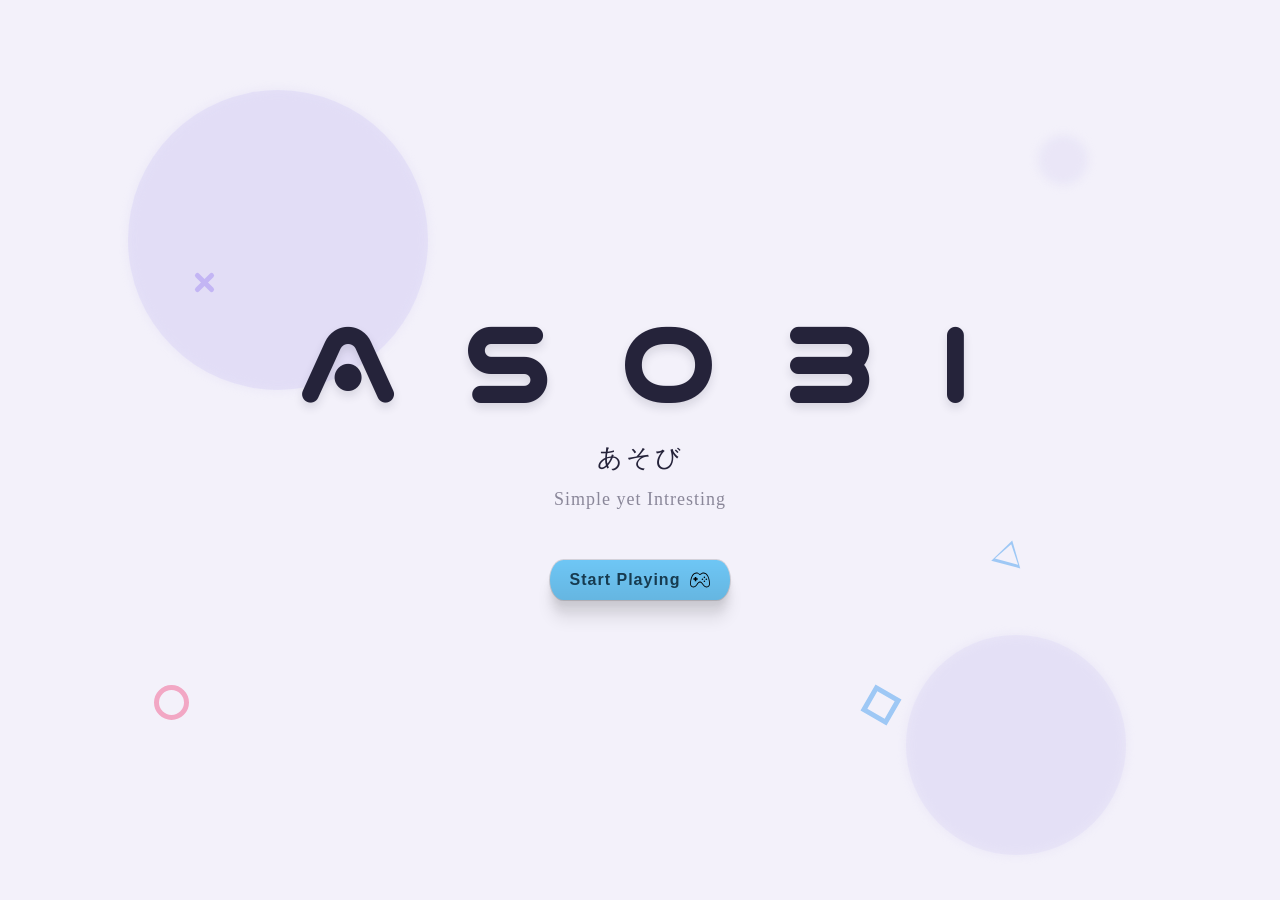
<file: index.html>
<!DOCTYPE html>
<html lang="en">

<head>
    <meta charset="UTF-8">
    <meta name="viewport" content="width=device-width, initial-scale=1.0">
    <title>ASOBI</title>
    <link rel="stylesheet" href="index_style.css">
    <link rel="icon" type="image/png" href="Icons/asobi-logo.png">
    <!-- Google tag (gtag.js) -->
    <script async src="https://www.googletagmanager.com/gtag/js?id=G-HD2JT6YXET"></script>
    <script>
        window.dataLayer = window.dataLayer || [];
        function gtag() { dataLayer.push(arguments); }
        gtag('js', new Date());

        gtag('config', 'G-HD2JT6YXET');
    </script>
</head>

<body>
    <main class="main">
        <div class="circle circleOne"></div>
        <div class="circle circleTwo"></div>
        <div class="circle circleThree"></div>
        <div class="shapeX"></div>
        <div class="shape shapeO"></div>
        <div class="shape shapeSquare"></div>
        <div class="shape shapetri"></div>
        <div class="hero">
            <h1 class="logo">
                <span>A</span>
                <span>S</span>
                <span>O</span>
                <span>B</span>
                <span>I</span>
            </h1>
            <p class="japanese">あそび</p>
            <p class="moto">Simple yet Intresting</p>

            <!-- design by dexter-st -->
            <div class="btnWrap">
                <div class="line horizontal top"></div>
                <div class="line vertical right"></div>
                <div class="line horizontal bottom"></div>
                <div class="line vertical left"></div>
                <div class="dot top left"></div>
                <div class="dot top right"></div>
                <div class="dot bottom right"></div>
                <div class="dot bottom left"></div>

                <button id="startBtn">
                    <span class="btnText">Start Playing</span>
                    <img class="btnIcon" src="Icons/controller.svg" alt="controller">
                </button>
            </div>
        </div>
        </div>
    </main>
    <script src="index_script.js"></script>
</body>

</html>
</file>
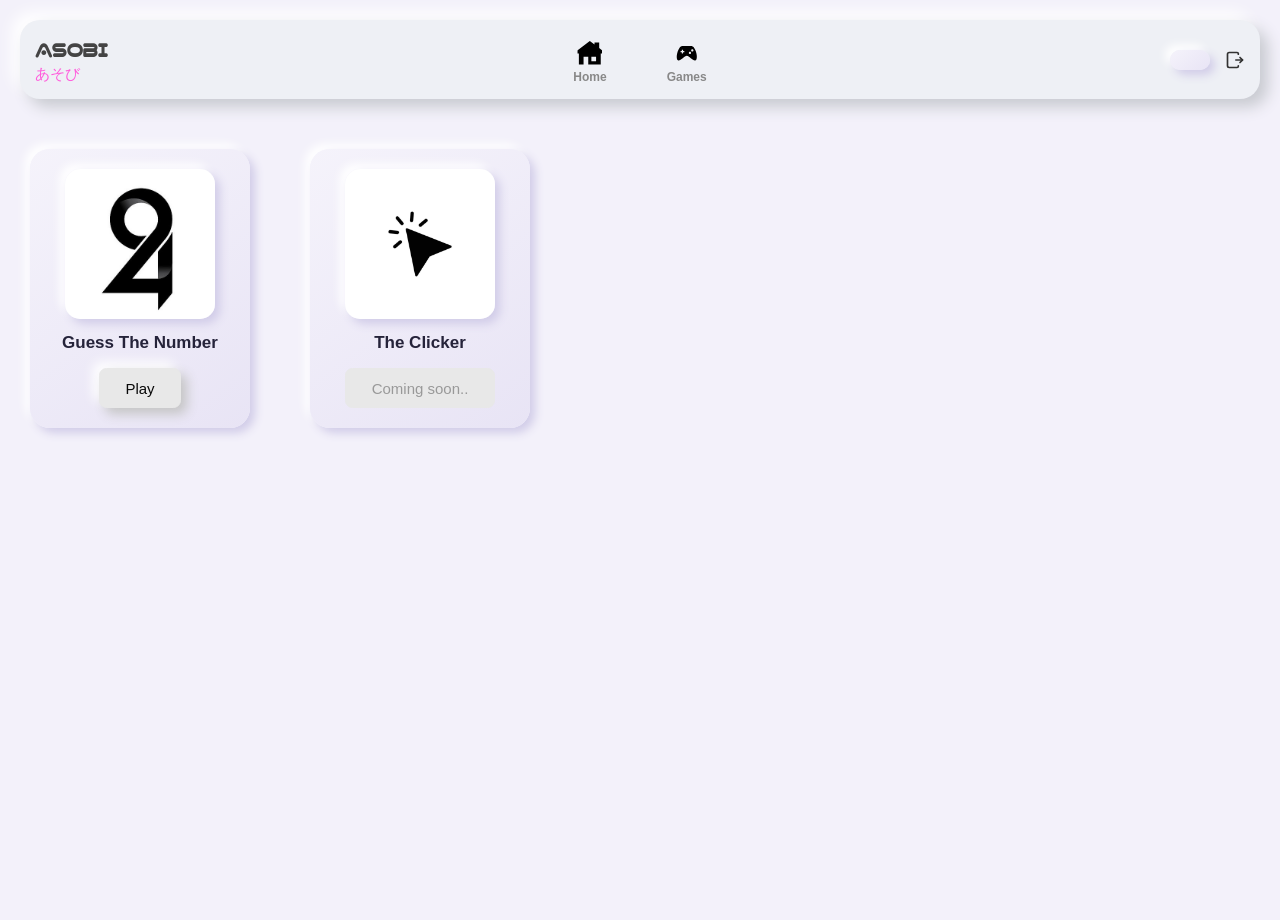
<file: gamelist.html>
<!DOCTYPE html>
<html lang="en">

<head>
    <meta charset="UTF-8">
    <meta name="viewport" content="width=device-width, initial-scale=1.0">
    <title>Asobi - Games</title>
    <link rel="stylesheet" href="gamelist_style.css">
    <link href="https://fonts.googleapis.com/css2?family=Nunito:wght@400;600;700;800&display=swap" rel="stylesheet">
    <link rel="icon" type="image/png" href="Icons/asobi-logo.png">
    <!-- Google tag (gtag.js) -->
    <script async src="https://www.googletagmanager.com/gtag/js?id=G-HD2JT6YXET"></script>
    <script>
        window.dataLayer = window.dataLayer || [];
        function gtag() { dataLayer.push(arguments); }
        gtag('js', new Date());

        gtag('config', 'G-HD2JT6YXET');
    </script>
</head>

<body>
    <div id="loading">
        <div id="loaderRow">
            <div class="loader">
                <svg viewBox="0 0 80 80">
                    <circle cx="40" cy="40" r="32"></circle>
                </svg>
            </div>
            <div class="loader triangle">
                <svg viewBox="0 0 86 80">
                    <polygon points="43 8 79 72 7 72"></polygon>
                </svg>
            </div>
            <div class="loader">
                <svg viewBox="0 0 80 80">
                    <rect x="8" y="8" width="64" height="64"></rect>
                </svg>
            </div>
        </div>
        <div id="loadingText">
            <p id="loadingwhat">Loading...</p>
            <p id="amount">0%</p>
            <p id="loadingNote">First load might take a bit longer(ᵕ—ᴗ—) this is to make sure the game runs smooth for
                you(ó﹏ò｡)</p>
        </div>
    </div>
    <div id="headerBox">
        <div id="logoBox">Asobi
            <div id="logoJp">あそび</div>
        </div>
        <div id="nav-box">
            <a href="index.html" class="nav-link">
                <img src="Icons/home.svg" alt="Home">
                <span>Home</span>
            </a>
            <a href="gamelist.html" class="nav-link">
                <img src="Icons/games.svg" alt="games">
                <span>Games</span>
            </a>
            <!-- <a href="leaderboard.html" class="nav-link">
                <img src="Icons/leaderboard.svg" alt="Leaderboard">
                <span>Leadboard</span>
            </a> -->
        </div>
        <div id="userBox">
            <div id="sUser">Player</div>
            <img id="logoutbTn" src="Icons/logout.svg" alt="Logout">
        </div>
    </div>
    <div id="gamerow">
        <div class="gameCard">
            <img src="GameLogo/GuessTheNumberLogo.png" class="gtnlogo" alt="Guess The Number">
            <h3 class="gameName">Guess The Number</h3>
            <a href="guess.html" id="play">Play</a>
        </div>
        <div class="gameCard">
            <img src="GameLogo/The Clicker logo.png" class="gtnlogo" alt="The Clicker">
            <h3 class="gameName">The Clicker</h3>
            <span id="soon">Coming soon..</span>
        </div>
    </div>
    <script src="gamelist_script.js"></script>
</body>

</html>
</file>
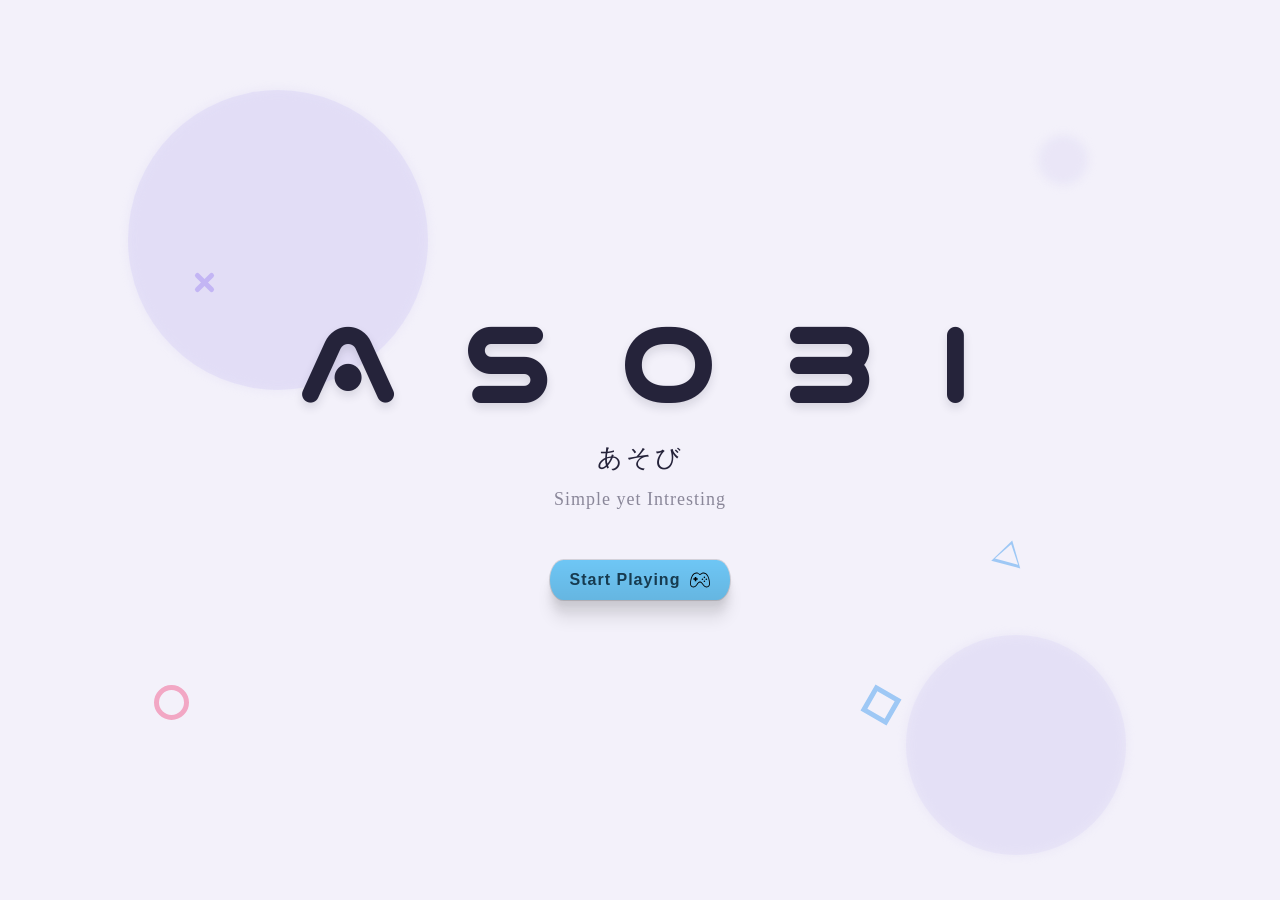
<file: guess.html>
<!DOCTYPE html>
<html lang="en">

<head>
    <meta charset="UTF-8">
    <meta name="viewport" content="width=device-width, initial-scale=1.0">
    <title>Guess The Number</title>
    <link rel="stylesheet" href="guessgame_style.css">
    <link rel="preconnect" href="https://fonts.googleapis.com">
    <link rel="preconnect" href="https://fonts.gstatic.com" crossorigin>
    <link href="https://fonts.googleapis.com/css2?family=Nunito:wght@400;600;700;800&display=swap" rel="stylesheet">
    <link rel="icon" type="image/png" href="Icons/asobi-logo.png">
    <!-- Google tag (gtag.js) -->
    <script async src="https://www.googletagmanager.com/gtag/js?id=G-HD2JT6YXET"></script>
    <script>
        window.dataLayer = window.dataLayer || [];
        function gtag() { dataLayer.push(arguments); }
        gtag('js', new Date());

        gtag('config', 'G-HD2JT6YXET');
    </script>
</head>

<body>
    <!-- adding the loading screen  -->
    <div id="loading">
        <div id="loaderRow">
            <div class="loader">
                <svg viewBox="0 0 80 80">
                    <circle cx="40" cy="40" r="32"></circle>
                </svg>
            </div>
            <div class="loader triangle">
                <svg viewBox="0 0 86 80">
                    <polygon points="43 8 79 72 7 72"></polygon>
                </svg>
            </div>
            <div class="loader">
                <svg viewBox="0 0 80 80">
                    <rect x="8" y="8" width="64" height="64"></rect>
                </svg>
            </div>
        </div>
        <div id="loadingText">
            <p id="loadingwhat">Loading...</p>
            <p id="amount">0%</p>
            <p id="loadingNote">First load might take a bit longer — this is to make sure the game runs smooth for you!
            </p>
        </div>
    </div>
    <div id="headerBox">
        <div id="logoBox">Asobi
            <div id="logoJp">あそび</div>
        </div>
        <div id="nav-box">
            <a href="index.html" class="nav-link">
                <img src="Icons/home.svg" alt="Home">
                <span>Home</span>
            </a>
            <a href="gamelist.html" class="nav-link">
                <img src="Icons/games.svg" alt="games">
                <span>Games</span>
            </a>
            <a href="leaderboard.html" class="nav-link">
                <img src="Icons/leaderboard.svg" alt="Leaderboard">
                <span>Leaderboard</span>
            </a>
        </div>
        <div id="userBox">
            <div id="sUser">Player</div>
            <img id="logoutbTn" src="Icons/logout.svg" alt="Logout">
        </div>
    </div>
    <div id="mainBox">
        <div id="sidebarBox">
            <div id="gameModeBox">
                <p id="gameModeTitle">Game Modes</p>

                <div id="difficultyBox">
                    <div id="beginner" class="optionItem selected">
                        <div class="optionTop">
                            <span id="beginnerTitle" class="optionTitle">Beginner</span>
                            <span id="beginnerValue" class="optionValue">(1 - 10)</span>
                        </div>
                    </div>
                    <div id="normal" class="optionItem">
                        <div class="optionTop">
                            <span id="normalTitle" class="optionTitle">Normal</span>
                            <span id="normalValue" class="optionValue">(1 - 100)</span>
                        </div>
                    </div>
                    <div id="hard" class="optionItem">
                        <div class="optionTop">
                            <span id="hardTitle" class="optionTitle">Hard</span>
                            <span id="hardValue" class="optionValue">(1 - 1K)</span>
                        </div>
                    </div>
                    <div id="expert" class="optionItem">
                        <div class="optionTop">
                            <span id="expertTitle" class="optionTitle">Expert</span>
                            <span id="expertValue" class="optionValue">(1 - 10K)</span>
                        </div>
                    </div>
                    <div id="master" class="optionItem">
                        <div class="optionTop">
                            <span id="masterTitle" class="optionTitle">Master</span>
                            <span id="masterValue" class="optionValue">(1 - 100K)</span>
                        </div>
                    </div>
                    <div id="impossible" class="optionItem">
                        <div class="optionTop">
                            <span id="impossibleTitle" class="optionTitle">Impossible</span>
                            <span id="impossibleValue" class="optionValue">(1 - 1M)</span>
                        </div>
                    </div>
                </div>
                <p id="bestScoreBox">Your Best: -</p>
            </div>
            <div id="hardcore-wrap">
                <input type="checkbox" id="hardcore-check">
                <label for="hardcore-check">Hardcore Mode</label>
            </div>
            <div id="customGameBox">
                <p id="customGameTitle">Custom Game</p>
                <div class="fieldRow">
                    <label>Min Number</label>
                    <input type="number" id="minNumInput" value="1">
                </div>
                <div class="fieldRow">
                    <label>Max Number</label>
                    <input type="number" id="maxNumInput" value="100">
                </div>
                <div class="fieldRow">
                    <label>Max Guesses</label>
                    <input type="number" id="maxGuessInput" value="10">
                </div>
                <!-- btn design by dexter-st (will credit also in github) -->
                <div class="btn-wrapper">
                    <div class="light"></div>
                    <div class="gradient-layer" style="animation-delay: 0s; animation-duration: 25s;"></div>
                    <div class="gradient-layer" style="animation-delay: 0.15s; animation-duration: 15.9s;"></div>
                    <div class="gradient-layer" style="animation-delay: 0.53s; animation-duration: 26.4s;"></div>
                    <div class="gradient-layer" style="animation-delay: 0.45s; animation-duration: 17.8s;"></div>
                    <div class="gradient-layer" style="animation-delay: 1.6s; animation-duration: 19.2s;"></div>
                    <div class="gradient-layer" style="animation-delay: 1.6s; animation-duration: 29.2s;"></div>
                    <div class="gradient-layer" style="animation-delay: 1.6s; animation-duration: 20.2s;"></div>
                    <button class="gradient-btn" id="startGameBtn">Play Custom</button>
                    <div class="text-overlay">Play Custom</div>
                </div>
            </div>
        </div>
        <div id="gameArea">
            <div id="dashboard">
                <div id="gameCard">
                    <h1>Guess The Number</h1>
                    <img id="musicBtn" src="Icons/sound-on.svg" alt="mute toggle">
                    <div id="rangeBox">
                        <p>between</p>
                        <span id="minNumText">1</span>
                        <span>and</span>
                        <span id="maxNumText">10</span>
                    </div>
                    <div id="guessBox">
                        <input type="number" id="guessInput">
                        <br>
                        <button id="guessBtn" class="guess-button">
                            <div class="glass-effect"></div>
                            <span class="button-text">Guess</span>
                        </button>
                    </div>
                    <p id="msgBox"></p>
                    <p id="distanceHintBox"></p>
                    <p id="guessCountBox">Guesses: 0</p>
                    <!-- Play again button design [Design by Marcelo Dolza(check credits)] -->
                    <div class="btnBox">
                        <button id="playAgainBtn" class="play-again-button">
                            <div class="outline"></div>
                            <div class="state state--default">
                                <div class="icon">
                                    <svg width="1em" height="1em" viewBox="0 0 24 24" fill="none"
                                        xmlns="http://www.w3.org/2000/svg">
                                        <g style="filter: url(#shadow)">
                                            <path
                                                d="M14.2199 21.63C13.0399 21.63 11.3699 20.8 10.0499 16.83L9.32988 14.67L7.16988 13.95C3.20988 12.63 2.37988 10.96 2.37988 9.78001C2.37988 8.61001 3.20988 6.93001 7.16988 5.60001L15.6599 2.77001C17.7799 2.06001 19.5499 2.27001 20.6399 3.35001C21.7299 4.43001 21.9399 6.21001 21.2299 8.33001L18.3999 16.82C17.0699 20.8 15.3999 21.63 14.2199 21.63ZM7.63988 7.03001C4.85988 7.96001 3.86988 9.06001 3.86988 9.78001C3.86988 10.5 4.85988 11.6 7.63988 12.52L10.1599 13.36C10.3799 13.43 10.5599 13.61 10.6299 13.83L11.4699 16.35C12.3899 19.13 13.4999 20.12 14.2199 20.12C14.9399 20.12 16.0399 19.13 16.9699 16.35L19.7999 7.86001C20.3099 6.32001 20.2199 5.06001 19.5699 4.41001C18.9199 3.76001 17.6599 3.68001 16.1299 4.19001L7.63988 7.03001Z"
                                                fill="currentColor"></path>
                                            <path
                                                d="M10.11 14.4C9.92005 14.4 9.73005 14.33 9.58005 14.18C9.29005 13.89 9.29005 13.41 9.58005 13.12L13.16 9.53C13.45 9.24 13.93 9.24 14.22 9.53C14.51 9.82 14.51 10.3 14.22 10.59L10.64 14.18C10.5 14.33 10.3 14.4 10.11 14.4Z"
                                                fill="currentColor"></path>
                                        </g>
                                        <defs>
                                            <filter id="shadow">
                                                <fedropshadow dx="0" dy="1" stdDeviation="0.6" flood-opacity="0.5">
                                                </fedropshadow>
                                            </filter>
                                        </defs>
                                    </svg>
                                </div>
                                <p>
                                    <span style="--i:0">N</span>
                                    <span style="--i:1">e</span>
                                    <span style="--i:2">w</span>
                                    <span style="--i:3">&nbsp;</span>
                                    <span style="--i:4">G</span>
                                    <span style="--i:5">a</span>
                                    <span style="--i:6">m</span>
                                    <span style="--i:7">e</span>
                                </p>
                            </div>
                            <div class="state state--sent">
                                <div class="icon">
                                    <svg xmlns="http://www.w3.org/2000/svg" fill="none" viewBox="0 0 24 24" height="1em"
                                        width="1em" stroke-width="0.5px" stroke="black">
                                        <g style="filter: url(#shadow)">
                                            <path fill="currentColor"
                                                d="M12 22.75C6.07 22.75 1.25 17.93 1.25 12C1.25 6.07 6.07 1.25 12 1.25C17.93 1.25 22.75 6.07 22.75 12C22.75 17.93 17.93 22.75 12 22.75ZM12 2.75C6.9 2.75 2.75 6.9 2.75 12C2.75 17.1 6.9 21.25 12 21.25C17.1 21.25 21.25 17.1 21.25 12C21.25 6.9 17.1 2.75 12 2.75Z">
                                            </path>
                                            <path fill="currentColor"
                                                d="M10.5795 15.5801C10.3795 15.5801 10.1895 15.5001 10.0495 15.3601L7.21945 12.5301C6.92945 12.2401 6.92945 11.7601 7.21945 11.4701C7.50945 11.1801 7.98945 11.1801 8.27945 11.4701L10.5795 13.7701L15.7195 8.6301C16.0095 8.3401 16.4895 8.3401 16.7795 8.6301C17.0695 8.9201 17.0695 9.4001 16.7795 9.6901L11.1095 15.3601C10.9695 15.5001 10.7795 15.5801 10.5795 15.5801Z">
                                            </path>
                                        </g>
                                    </svg>
                                </div>
                                <p>
                                    <span style="--i:0">R</span>
                                    <span style="--i:1">e</span>
                                    <span style="--i:2">a</span>
                                    <span style="--i:3">d</span>
                                    <span style="--i:4">y</span>
                                    <span style="--i:5">!</span>
                                </p>
                            </div>
                        </button>
                    </div>
                </div>
                <div id="hintCard">
                    <div id="historyTop">
                        <p id="historyTitle">Guess History</p>
                        <span id="clearHistory">Clear</span>
                    </div>
                    <div id="guessHistoryBox"></div>
                </div>
            </div>
        </div>
        <div id="rightsidebarBox">
            <div id="leaderCard">
                <div id="leaderTop">
                    <p id="leaderTitle">Leaderboard</p>
                    <div id="week-btn">
                        <span id="weekText">Last 24 Hours</span>
                        <span id="weekArrow">&#9662;</span>
                        <div id="week-menu">
                            <div class="weekOption" data-range="24h">Last 24 Hours</div>
                            <div class="weekOption" data-range="week">This Week</div>
                            <div class="weekOption" data-range="all">All Time</div>
                        </div>
                    </div>
                </div>
                <div id="listHead">
                    <span>Rank</span>
                    <span>Name</span>
                    <span>Points</span>
                </div>
                <div id="leaderboardList"></div>
                <p id="pRank"></p>
                <p id="vboard">View Full Leaderboard</p>
                <!-- <div id="totalCard">
                    <p id="totalTitle">Total Score</p>
                    <div id="totalBoard"></div>
                </div> -->
            </div>
            <div id="reactionCard">
                <p id="reactionTitle">Hint Reaction</p>
                <video id="gif" muted autoplay playsinline loop></video>
            </div>
        </div>
    </div>
    <script src="guessgame_script.js"></script>
</body>

</html>
</file>
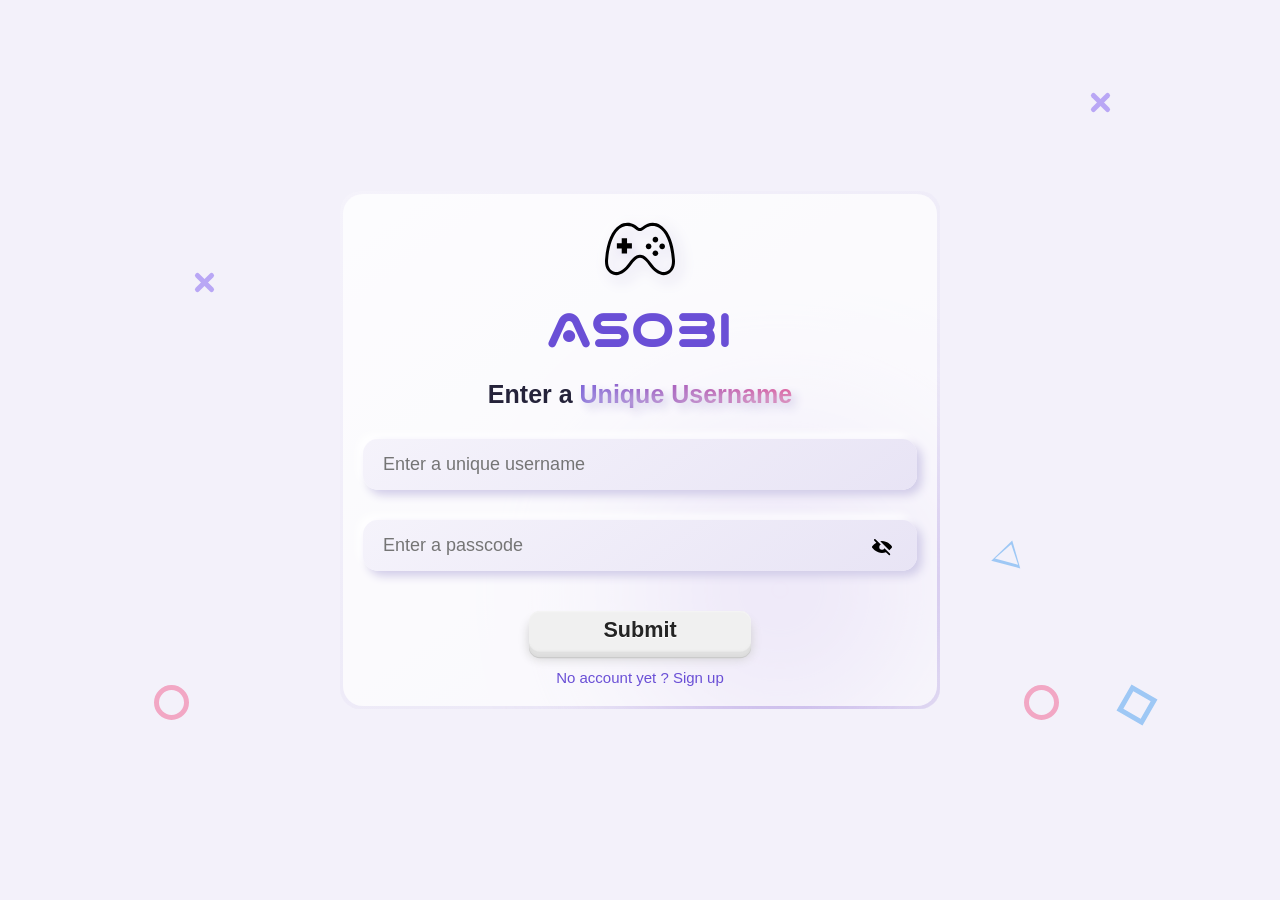
<file: username.html>
<!DOCTYPE html>
<html lang="en">

<head>
    <meta charset="UTF-8">
    <meta name="viewport" content="width=device-width, initial-scale=1.0">
    <title>Asobi - Username</title>
    <link rel="stylesheet" href="username_style.css">
    <link rel="icon" type="image/png" href="Icons/asobi-logo.png">
    <!-- Google tag (gtag.js) -->
    <script async src="https://www.googletagmanager.com/gtag/js?id=G-HD2JT6YXET"></script>
    <script>
        window.dataLayer = window.dataLayer || [];
        function gtag() { dataLayer.push(arguments); }
        gtag('js', new Date());

        gtag('config', 'G-HD2JT6YXET');
    </script>
</head>

<body>
    <div class="shapeX"></div>
    <div class="shapeX2"></div>
    <div class="shape shapeO"></div>
    <div class="shape shapeO2"></div>
    <div class="shape shapeSquare"></div>
    <div class="shape shapetri"></div>
    <div class="box-1">
        <div class="box-2"></div>
        <div class="box-3">
            <div class="title">
                <img class="controller" src="Icons/controller.svg" alt="controller">
                <h2>ASOBI</h2>
            </div>
            <h1 class="guide">Enter a
                <span class="unique">Unique Username</span>
            </h1>
            <input type="text" id="asobiuser" placeholder="Enter a unique username" maxlength="20">
            <div class="passwordWrap">
                <input type="password" id="nPasscode" placeholder="Enter a passcode">
                <img id="supereye" src="Icons/eye-close.svg" alt="show passcode">
            </div>
            <div class="passwordWrap">
                <input type="password" id="repasscode" placeholder="Retype your passcode">
                <img id="resupereye" src="Icons/eye-close.svg" alt="show passcode">
            </div>
            <p id="msgBox"></p>
            <button id="submit">Submit</button>
            <p id="noacc">No account yet ? Sign up</p>
        </div>
    </div>
    <script src="username_script.js"></script>
</body>

</html>
</file>
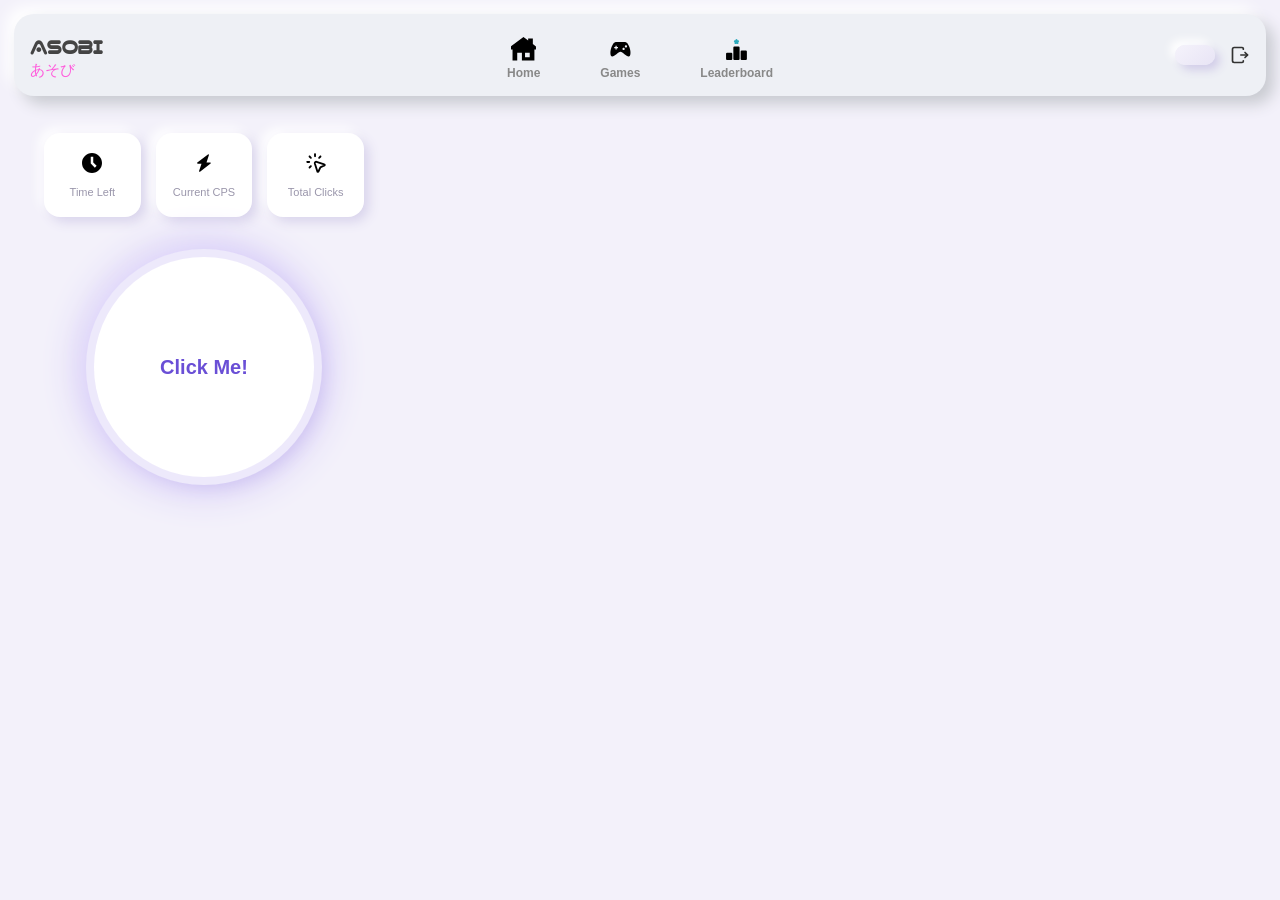
<file: Games/the_clicker_01.html>
<!DOCTYPE html>
<html lang="en">

<head>
    <meta charset="UTF-8">
    <meta name="viewport" content="width=device-width, initial-scale=1.0">
    <title>The Clicker</title>
    <link rel="stylesheet" href="the_clicker_style_01.css">
</head>

<body>
    <div id="headerBox">
        <div id="logoBox">Asobi
            <div id="logoJp">あそび</div>
        </div>
        <div id="nav-box">
            <a href="../index.html" class="nav-link">
                <img src="../Icons/home.svg" alt="Home">
                <span>Home</span>
            </a>
            <a href="../gamelist.html" class="nav-link">
                <img src="../Icons/games.svg" alt="games">
                <span>Games</span>
            </a>
            <a href="#" class="nav-link">
                <img src="../Icons/leaderboard.svg" alt="Leaderboard">
                <span>Leaderboard</span>
            </a>
        </div>
        <div id="userBox">
            <div id="sUser">Player</div>
            <img id="logoutbTn" src="../Icons/logout.svg" alt="Logout">
        </div>
    </div>
    <div id="clickerCard">
        <div id="statsRow">
            <div id="timerCard" class="statCard">
                <div class="iconbox">
                    <img src="../Icons/time.svg" alt="timer">
                </div>
                <p class="statLabel">Time Left</p>
                <p id="time"></p>
            </div>
            <div id="cpscard" class="statCard">
                <div class="iconbox">
                    <img src="../Icons/lightning.svg" alt="cps">
                </div>
                <p class="statLabel">Current CPS</p>
                <p id="CPS"></p>
            </div>
            <div id="tcscard" class="statCard">
                <div class="iconbox">
                    <img src="../Icons/cursor.svg" alt="clicks" id="cursorIcon">
                </div>
                <p class="statLabel">Total Clicks</p>
                <p id="totalClks"></p>
            </div>
        </div>
        <button id="clickMe">Click Me!</button>
    </div>
    <script src="the_clicker_script_01.js"></script>
</body>

</html>
</file>
<file: index_style.css>
* {
    margin: 0;
    padding: 0;
    box-sizing: border-box;
}

@font-face {
    font-family: "The Aliens";
    src: url("Fonts/thealiens/thealiens-Regular.ttf") format("truetype");
}

@font-face {
    font-family: "NV CHOOM";
    src: url("Fonts/nv-choom-demo/NV CHOOM.ttf");
}
@font-face{
    font-family: "VARINO";
    src: url("Fonts/varino/Varino - Normal.ttf");
}

body {
    min-height: 100vh;
    background: #f3f1fa;
    color: #25233a;
    position: relative;
    overflow: hidden;
}

.main {
    min-height: 100vh;
    display: flex;
    justify-content: center;
    align-items: center;
    padding: 30px;
}

.hero {
    text-align: center;
    display: flex;
    flex-direction: column;
    align-items: center;
    padding: 20px;
    z-index: 1;
}

.logo {
    font-family: "VARINO";
    font-size: 100px;
    letter-spacing: 15px;
    margin-bottom: 10px;
    text-shadow: 0 5px 10px #25233a22;
}

.japanese {
    font-size: 25px;
    margin-bottom: 15px;
    letter-spacing: 3px;
}

.moto {
    font-size: 18px;
    color: #8a8799;
    margin-bottom: 30px;
    letter-spacing: 1px;
}

#startBtn {
    border: none;
    padding: 15px 35px;
    border-radius: 10px;
    font-size: 16px;
    background: #8067d8;
    color: white;
    cursor: pointer;
}

/* design by dexter-st  */

.btnWrap {
    --dot-size: 6px;
    --line-weight: 1px;
    --line-distance: 15px 20px;
    --animation-speed: 0.35s;
    --dot-color: #6b7280;
    --line-color: #9ca3af;

    position: relative;
    display: flex;
    justify-content: center;
    align-items: center;
    width: fit-content;
    margin: auto;
    padding: var(--line-distance);
    background-color: transparent;
    transition: background-color 0.3s ease-in-out;
}

.btnWrap:has(#startBtn:hover) {
    animation: showButtonColor 0.3s ease-in-out forwards;
    animation-delay: calc(var(--animation-speed) * 3);
}

@keyframes showButtonColor {
    0% {
        background-color: transparent;
    }

    100% {
        background-color: #18a3da22;
    }
}

#startBtn {
    position: relative;
    display: flex;
    justify-content: center;
    align-items: center;
    gap: 10px;
    padding: 10px 20px;
    margin-top: 5px;
    letter-spacing: 1px;

    border: none;
    border-radius: 30% / 200%;

    background-color: #6ec6f5;
    background-image: linear-gradient(#ffffff00, #00000015);

    color: #173b50;
    font-size: 16px;
    font-weight: 600;

    cursor: pointer;

    box-shadow:
        0 0 0 1px #00000022,
        0 5px 4px #0000000a,
        0 12px 9px #0000000f,
        0 20px 15px #00000014;

    transition:
        background-color 0.2s ease-in-out,
        transform 0.3s ease-in-out,
        box-shadow 0.2s ease-in-out,
        border-radius 0.3s ease-in-out;
}

#startBtn:hover {
    background-color: #ffffff;
    transform: scale(1.05);
    border-radius: 10% / 200%;
}

#startBtn:active {
    background-color: #6ec6f5;
    transform: scale(0.98);
}

.btnIcon {
    width: 20px;
    height: 20px;
    fill: none;
    stroke: #24536b;
    stroke-width: 1.5;
    stroke-linecap: round;
    stroke-linejoin: round;
    transition: 0.3s ease-in-out;
}

.btnText, .btnIcon{
    transition: 0.3s ease;
}
#startBtn:hover .btnText,
#startBtn:hover .btnIcon{
    transform: translateX(3px);
}

/* dots */

.dot {
    position: absolute;
    width: var(--dot-size);
    aspect-ratio: 1;
    border-radius: 50%;
    background-color: var(--dot-color);
    opacity: 0;
}

/* lines */

.line {
    position: absolute;
    transition: all 0.3s ease-in-out;
}

.line.horizontal {
    height: var(--line-weight);
    width: 100%;
    background-image: repeating-linear-gradient(90deg,
            transparent 0 2px,
            var(--line-color) 2px 4px);
}

.line.vertical {
    width: var(--line-weight);
    height: 100%;
    background-image: repeating-linear-gradient(0deg,
            transparent 0 2px,
            var(--line-color) 2px 4px);
}

.line.top {
    top: 0;
    transform: rotate(5deg) scaleX(0);
    transform-origin: top left;
}

.line.right {
    right: 0;
    transform: rotate(5deg) scaleY(0);
    transform-origin: top right;
}

.line.bottom {
    bottom: 0;
    transform: rotate(5deg) scaleX(0);
    transform-origin: bottom right;
}

.line.left {
    left: 0;
    transform: scaleY(0);
    transform-origin: bottom left;
}

/* dots animation */

.btnWrap:has(#startBtn:hover) .dot.top.left {
    top: 50%;
    left: 20%;
    animation: moveTopLeft var(--animation-speed) ease-in-out forwards;
}

.btnWrap:has(#startBtn:hover) .dot.top.right {
    top: 50%;
    right: 20%;
    animation: moveTopRight var(--animation-speed) ease-in-out forwards;
    animation-delay: calc(var(--animation-speed) * 0.6);
}

.btnWrap:has(#startBtn:hover) .dot.bottom.right {
    bottom: 50%;
    right: 20%;
    animation: moveBottomRight var(--animation-speed) ease-in-out forwards;
    animation-delay: calc(var(--animation-speed) * 1.2);
}

.btnWrap:has(#startBtn:hover) .dot.bottom.left {
    bottom: 50%;
    left: 20%;
    animation: moveBottomLeft var(--animation-speed) ease-in-out forwards;
    animation-delay: calc(var(--animation-speed) * 1.8);
}

/* outline animation */

.btnWrap:has(#startBtn:hover) .line.top {
    animation: drawTop var(--animation-speed) ease-in-out forwards;
    animation-delay: calc(var(--animation-speed) * 0.8);
}

.btnWrap:has(#startBtn:hover) .line.right {
    animation: drawRight var(--animation-speed) ease-in-out forwards;
    animation-delay: calc(var(--animation-speed) * 1.4);
}

.btnWrap:has(#startBtn:hover) .line.bottom {
    animation: drawBottom var(--animation-speed) ease-in-out forwards;
    animation-delay: calc(var(--animation-speed) * 2);
}

.btnWrap:has(#startBtn:hover) .line.left {
    animation: drawLeft var(--animation-speed) ease-in-out forwards;
    animation-delay: calc(var(--animation-speed) * 2.4);
}

/* outline keyframes */

@keyframes drawTop {
    to {
        transform: rotate(0deg) scaleX(1);
    }
}

@keyframes drawRight {
    to {
        transform: rotate(0deg) scaleY(1);
    }
}

@keyframes drawBottom {
    to {
        transform: rotate(0deg) scaleX(1);
    }
}

@keyframes drawLeft {
    to {
        transform: scaleY(1);
    }
}

/* dot keyframes */

@keyframes moveTopLeft {
    90% {
        opacity: 0.6;
    }

    100% {
        top: -3px;
        left: -3px;
        opacity: 1;
    }
}

@keyframes moveTopRight {
    90% {
        opacity: 0.6;
    }

    100% {
        top: -3px;
        right: -3px;
        opacity: 1;
    }
}

@keyframes moveBottomRight {
    90% {
        opacity: 0.6;
    }

    100% {
        bottom: -3px;
        right: -3px;
        opacity: 1;
    }
}

@keyframes moveBottomLeft {
    90% {
        opacity: 0.6;
    }

    100% {
        bottom: -3px;
        left: -3px;
        opacity: 1;
    }
}

.logo span {
    display: inline-block;
    cursor: pointer;
    transition: transform 0.35s ease;
}

.logo span:hover {
    transform: scaleX(1.3);
    /* margin: 0 5px; */
}

body::before {
    content: "";
    position: absolute;
    width: 300px;
    height: 300px;
    background: #dcd6f7;
    border-radius: 50%;
    top: 10%;
    left: 10%;
    opacity: 0.5;
    z-index: -1;
}

body::after {
    content: "";
    position: absolute;
    width: 220px;
    height: 220px;
    background: #e4dff8;
    border-radius: 50%;
    bottom: 5%;
    right: 12%;
    opacity: 0.5;
    z-index: -1;
}
.circle{
    position: absolute;
    border-radius: 50%;
    background: #d8d2f355;
    filter: blur(5px);
    z-index: 1;
}
.circleOne{
    width: 300px;
    height: 300px;
    top: 10%;
    left: 10%;
}
.circleTwo{
    width: 220px;
    height: 220px;
    bottom: 5%;
    right: 12%;
}
.circleThree{
    width: 50px;
    height: 50px;
    top: 15%;
    right: 15%;

}
.shape{
    position: absolute;
    z-index: 1;
    color: #b9a7f5;
}
.shapeO{
    width: 35px;
    height: 35px;
    border: 5px solid #f2a7c4;
    border-radius: 50%;
    bottom: 20%;
    left: 12%;
}
.shapeSquare {
    position: absolute;
    width: 30px;
    height: 30px;
    bottom: 20%;
    right: 30%;
    border: 5px solid #9ec8f5;
    transform: rotate(30deg);
    z-index: 2;
}
.shapeX{
    position: absolute;
    width: 25px;
    height: 25px;
    top: 30%;
    left: 15%;
    transform: rotate(45deg);
}
.shapeX::before,
.shapeX::after{
    content: "";
    position: absolute;
    width: 25px;
    height: 5px;
    background: #b9a7f5;
    border-radius: 5px;
    top: 10px;
    left: 0;
}
.shapeX::after{
    transform: rotate(90deg);
}
.shapetri{
    width: 0;
    height: 0;
    border-left: 15px 
    solid transparent;
    border-right: 15px
    solid transparent;
    border-bottom: 25px
    solid #9ec8f5;
    top: 60%;
    right: 20%;
    transform: rotate(15deg);
}
.shapetri::after{
    content: "";
    position: absolute;
    top: 4px;
    left: -12px;
    width: 0;
    height: 0;
    border-left: 12px
    solid transparent;
    border-right: 12px
    solid transparent;
    border-bottom: 18px
    solid #f3f1fa;
}
/* now working on responsiveness  */
/* for tablets and small laptops  */
@media (max-width: 900px){
    .logo{
        font-size: 70px;
        letter-spacing: 10px;
    }
    .japanese{
        font-size: 20px;
    }
    .moto{
        font-size: 16px;
    }
}

/* responsive phones  */
@media (max-width: 480px){
    .logo{
        font-size: 45px;
        letter-spacing: 6px;
    }
    .japanese{
        font-size: 16px;
    }
    .moto{
        font-size: 14px;
        margin-bottom: 20px;
    }
    .circleOne,
    .circleTwo{
        width: 150px;
        height: 150px;
    }
    .circleThree,
    .shapeO,
    .shapeSquare,
    .shapeX,
    .shapetri{
        display: none;
    }
}
</file>
<file: gamelist_style.css>
* {
    margin: 0;
    padding: 0;
    box-sizing: border-box;
}

@font-face {
    font-family: "The Aliens";
    src: url("Fonts/thealiens/thealiens-Regular.ttf") format("truetype");
}

@font-face {
    font-family: "NV CHOOM";
    src: url("Fonts/nv-choom-demo/NV CHOOM.ttf");
}

@font-face {
    font-family: "VARINO";
    src: url("Fonts/varino/Varino - Normal.ttf");
}

body {
    min-height: 100vh;
    background: #f3f1fa;
    font-family: 'Franklin Gothic Medium', 'Arial Narrow', Arial, sans-serif;
}

#sUser {
    padding: 10px 20px;
    border-radius: 40px;
    background: linear-gradient(140deg,
            #f5f3fb, #e8e4f5);
    box-shadow: 5px 5px 10px #d1cce8,
        -5px -5px 10px #ffffff;
    font-size: 15px;
}

/* the game lsit card */
.gameCard {
    width: 220px;
    background: linear-gradient(145deg,
            #f5f3fb, #e8e4f5);
    box-shadow: 5px 5px 10px #d1cce8,
        -5px -5px 10px #ffffff;
    border-radius: 20px;
    text-align: center;
    padding: 20px;
    margin: 30px;
}

.gameName {
    font-size: 17px;
    color: #25233a;
}

/* From Uiverse.io by ke1221 */
#play {
    display: inline-block;
    color: #090909;
    padding: 0.7em 1.7em;
    font-size: 15px;
    border-radius: 0.5em;
    background: #e8e8e8;
    cursor: pointer;
    border: 1px solid #e8e8e8;
    transition: all 0.3s;
    box-shadow: 6px 6px 12px #c5c5c5,
        -6px -6px 12px #ffffff;
    text-decoration: none;
    margin-top: 15px;
}

#play:active {
    color: #666;
    box-shadow: inset 4px 4px 12px #c5c5c5,
        inset -4px -4px 12px #ffffff;
}

.gtnlogo {
    width: 150px;
    height: 150px;
    object-fit: cover;
    border-radius: 15px;
    margin-bottom: 10px;
    box-shadow: 5px 5px 10px #d1cce8,
        -5px -5px 10px #ffffff;
}
#headerBox{
    background-color: #eef0f5;
    border-radius: 20px;
    padding: 15px;
    margin: 20px;
    box-shadow: 8px 8px 15px #c8cad0,
    -8px -8px 15px #ffffff;
    display: flex;
    align-items: center;
    justify-content: space-between;
    position: relative;
}
#nav-box{
    display: flex;
    gap: 30px;
    position: absolute;
    left: 50%;
    transform: translateX(-50%);
}
.nav-link{
    text-decoration: none;
    font-size: 12px;
    color: #888;
    font-weight: 600;
    cursor: pointer;
    display: flex;
    flex-direction: column;
    align-items: center;
    justify-content: center;
    gap: 4px;
    padding: 9px 15px;
    border-radius: 14px;
    margin-top: 6px;
}
.nav-link img{
    width: 25px;
    height: 25px;
    display: block;
}
.nav-link:hover{
    color: #7c5cff;
}
.nav-link:hover img{
  filter: invert(48%) sepia(79%) saturate(2476%) hue-rotate(228deg) brightness(101%) contrast(101%);
}
#logoBox {
  font-size: 18px;
  font-weight: 800;
  color: #444;
  font-family: 'VARINO';
}
#logoJp{
  font-size: 15px;
  font-weight: 400;
  color: #ff5cdc;
  font-family: 'Nunito';
  margin-top: 2px;
}
#sUser{
    padding: 10px 20px;
    border-radius: 40px;
    background: linear-gradient(140deg,
    #f5f3fb, #e8e4f5);
    box-shadow: 5px 5px 10px #d1cce8,
    -5px -5px 10px #ffffff;
    font-size: 15px;
}
/* coming soon  */
#soon{
    display: inline-block;
    color: #999;
    padding: 0.7em 1.7em;
    font-size: 15px;
    background: #e8e8e8;
    border-radius: 0.5em;
    cursor: pointer;
    border: 1px solid #e8e8e8;
    text-decoration: none;
    margin-top: 15px;
}
#gamerow{
    display: flex;
    flex-wrap: wrap;
}
#userBox{
    display: flex;
    align-items: center;
    gap: 10px;
}
#logoutbTn{
    width: 20px;
    height: 20px;
    cursor: pointer;
    margin-left: 5px;
}
/* responsiveness  */
/* for tablet and small laptops  */
@media (max-width: 900px) {
    #headerBox {
        flex-wrap: wrap;
        gap: 10px;
        justify-content: center;
    }

    #nav-box {
        position: static;
        transform: none;
        order: 3;
        width: 100%;
        justify-content: center;
    }
}
/* for phones  */
@media (max-width: 480px) {
    #logoBox {
        font-size: 16px;
    }

    .nav-link {
        font-size: 11px;
        padding: 6px 10px;
    }

    .gameCard {
        width: 160px;
        margin: 15px;
        padding: 15px;
    }

    .gtnlogo {
        width: 110px;
        height: 110px;
    }
}

/* loading screen */
#loading {
    position: fixed;
    inset: 0;
    background: #f3f1fa;
    display: flex;
    flex-direction: column;
    align-items: center;
    justify-content: center;
    z-index: 10000;
    transition: opacity 0.4s ease;
    text-align: center;
}
#loadingText {
    margin-top: 20px;
}

#loadingwhat {
    font-size: 15px;
    color: #444;
    margin-bottom: 5px;
}

#amount {
    font-size: 20px;
    font-weight: bold;
    color: #6a4fd6;
    margin-bottom: 15px;
}

#loadingNote {
    font-size: 12px;
    color: #888;
    max-width: 280px;
}

#loading.hideLoading {
    opacity: 0;
    pointer-events: none;
}
#loaderRow {
    display: flex;
    flex-direction: row;
    align-items: center;
    justify-content: center;
}
/* loading screen, design credited in github =) */
/* From Uiverse.io by mobinkakei */
.loader {
  --path: #2f3545;
  --dot: #5628ee;
  --duration: 3s;
  width: 44px;
  height: 44px;
  position: relative;
}
.loader:before {
  content: "";
  width: 6px;
  height: 6px;
  border-radius: 50%;
  position: absolute;
  display: block;
  background: var(--dot);
  top: 37px;
  left: 19px;
  transform: translate(-18px, -18px);
  animation: dotRect var(--duration) cubic-bezier(0.785, 0.135, 0.15, 0.86)
    infinite;
}
.loader svg {
  display: block;
  width: 100%;
  height: 100%;
}
.loader svg rect,
.loader svg polygon,
.loader svg circle {
  fill: none;
  stroke: var(--path);
  stroke-width: 10px;
  stroke-linejoin: round;
  stroke-linecap: round;
}
.loader svg polygon {
  stroke-dasharray: 145 76 145 76;
  stroke-dashoffset: 0;
  animation: pathTriangle var(--duration) cubic-bezier(0.785, 0.135, 0.15, 0.86)
    infinite;
}
.loader svg rect {
  stroke-dasharray: 192 64 192 64;
  stroke-dashoffset: 0;
  animation: pathRect 3s cubic-bezier(0.785, 0.135, 0.15, 0.86) infinite;
}
.loader svg circle {
  stroke-dasharray: 150 50 150 50;
  stroke-dashoffset: 75;
  animation: pathCircle var(--duration) cubic-bezier(0.785, 0.135, 0.15, 0.86)
    infinite;
}
.loader.triangle {
  width: 48px;
}
.loader.triangle:before {
  left: 21px;
  transform: translate(-10px, -18px);
  animation: dotTriangle var(--duration) cubic-bezier(0.785, 0.135, 0.15, 0.86)
    infinite;
}
@keyframes pathTriangle {
  33% {
    stroke-dashoffset: 74;
  }
  66% {
    stroke-dashoffset: 147;
  }
  100% {
    stroke-dashoffset: 221;
  }
}
@keyframes dotTriangle {
  33% {
    transform: translate(0, 0);
  }
  66% {
    transform: translate(10px, -18px);
  }
  100% {
    transform: translate(-10px, -18px);
  }
}
@keyframes pathRect {
  25% {
    stroke-dashoffset: 64;
  }
  50% {
    stroke-dashoffset: 128;
  }
  75% {
    stroke-dashoffset: 192;
  }
  100% {
    stroke-dashoffset: 256;
  }
}
@keyframes dotRect {
  25% {
    transform: translate(0, 0);
  }
  50% {
    transform: translate(18px, -18px);
  }
  75% {
    transform: translate(0, -36px);
  }
  100% {
    transform: translate(-18px, -18px);
  }
}
@keyframes pathCircle {
  25% {
    stroke-dashoffset: 125;
  }
  50% {
    stroke-dashoffset: 175;
  }
  75% {
    stroke-dashoffset: 225;
  }
  100% {
    stroke-dashoffset: 275;
  }
}
.loader {
  display: inline-block;
  margin: 0 16px;
}
</file>
<file: guessgame_style.css>
@font-face {
  font-family: "The Aliens";
  src: url("Fonts/thealiens/thealiens-Regular.ttf") format("truetype");
}

@font-face {
  font-family: "NV CHOOM";
  src: url("Fonts/nv-choom-demo/NV CHOOM.ttf");
}

@font-face {
  font-family: "VARINO";
  src: url("Fonts/varino/Varino - Normal.ttf");
}

body {
  background-color: #eef0f5;
  font-family: 'Nunito';
  /* i might change font later  */
  display: flex;
  min-height: 100vh;
  flex-direction: column;
  /* justify-content: center; */
  align-items: stretch;
  gap: 14px;
  padding: 14px;
  margin: 0;
  box-sizing: border-box;
  overflow-y: auto;
}

/* input box  */
#guessInput {
  margin-top: 4px;
  width: 350px;
  padding: 5px;
  border: none;
  border-radius: 15px;
  background-color: #eef0f5;
  box-shadow: inset 4px 4px 10px #c8cad0,
    inset -4px -4px 10px #ffffff;
  font-size: 40px;
  outline: none;
  box-sizing: border-box;
  text-align: center;
  /* font-family: 'VARINO'; */
}

/* guess button [Designed by Pankaj Meharchandani (check credits for more)] */
#guessBtn {
  position: relative;
  padding: 0.1em 0.1em;
  font-family: 'Nunito';
  font-size: 1.1em;
  color: #4a4a4a;
  cursor: pointer;
  line-height: 1;
  background: transparent;
  border-radius: 0.77em;
  border: none;
  transition: transform 0.12s cubic-bezier(0.4, 0, 0.2, 1);
  transform-style: preserve-3d;
  isolation: isolate;
  margin-top: 15px;
}

.glass-effect {
  position: absolute;
  inset: -0.15em;
  border-radius: 1rem;
  background: linear-gradient(165deg,
      rgba(0, 0, 0, 0.05),
      rgba(255, 255, 255, 0.2) 30%,
      rgba(255, 255, 255, 0.05) 80%,
      rgba(0, 0, 0, 0.02));
  z-index: -3;
  box-shadow:
    inset 0 1px 1px rgba(255, 255, 255, 0.9),
    inset 0 -1px 1px rgba(0, 0, 0, 0.15),
    0 0 20px 1px rgb(200 200 200 / 60%);
  transition: box-shadow 0.12s ease;
}

#guessBtn::before {
  content: "";
  position: absolute;
  inset: -0.2em;
  background: radial-gradient(circle at top center,
      rgba(255, 200, 135, 0.6) 0%,
      transparent 50%),
    radial-gradient(circle at top left,
      rgba(102, 190, 240, 0.6) 0%,
      transparent 50%),
    radial-gradient(circle at top right,
      rgba(255, 100, 100, 0.6) 0%,
      transparent 50%),
    radial-gradient(circle at bottom center,
      rgba(147, 112, 190, 0.6) 0%,
      transparent 80%);
  border-radius: inherit;
  filter: blur(0.3em);
  opacity: 0.9;
  z-index: -2;
  transition: all 0.12s ease;
}

#guessBtn::after {
  content: "";
  position: absolute;
  inset: 0;
  background: linear-gradient(#f0f0f0, #e0e0e0);
  border-radius: inherit;
  z-index: -1;
}

.button-text {
  position: relative;
  background: linear-gradient(#e0e0e0, #f0f0f0);
  padding: 0.85em 1.4em;
  border: none;
  border-radius: 999em;
  display: block;
  user-select: none;
  z-index: 2;
  transition: all 0.12s ease;
  box-shadow: 0 1px 3px rgba(0, 0, 0, 0.1);
}

#guessBtn:hover {
  transform: translateY(-2px);
}

#guessBtn:hover .glass-effect {
  box-shadow:
    inset 0 1px 1px rgba(255, 255, 255, 0.95),
    inset 0 -1px 1px rgba(0, 0, 0, 0.15),
    0 0 30px 2px rgb(220 220 220 / 70%);
}

#guessBtn:hover::before {
  opacity: 1;
  filter: blur(0.4em);
  transform: scale(1.05);
}

#guessBtn:hover .button-text {
  transform: scale(1.02);
}

#guessBtn:active {
  transform: translateY(3px) scale(0.95);
  transition: transform 0.08s cubic-bezier(0.4, 0, 0.2, 1);
}

#guessBtn:active .glass-effect {
  box-shadow:
    inset 0 1px 1px rgba(255, 255, 255, 0.8),
    inset 0 -1px 1px rgba(0, 0, 0, 0.1),
    0 0 15px 0 rgb(200 200 200 / 50%);
  opacity: 0.3;
  transition: all 0.3s ease;
}

#guessBtn:active::before {
  opacity: 1;
  filter: blur(1em);
  transition: all 0.08s ease;
  transform: scale(1.1);
  inset: -0.45em;
}

#guessBtn:active .button-text {
  transform: scale(0.92);
  background: linear-gradient(#ececec, #dcdcdc);
  transition: all 0.08s ease;
}

/* play again button */
.btnBox {
  position: relative;
  display: inline-block;
  margin: 15px auto 0 auto;
  z-index: 0;
}

.btnBox::before {
  content: "";
  position: absolute;
  inset: -0.3em;
  background: radial-gradient(circle at top center,
      rgba(255, 200, 135, 0.6) 0%,
      transparent 50%),
    radial-gradient(circle at top left,
      rgba(102, 190, 240, 0.6) 0%,
      transparent 50%),
    radial-gradient(circle at top right,
      rgba(255, 100, 100, 0.6) 0%,
      transparent 50%),
    radial-gradient(circle at bottom center,
      rgba(147, 112, 190, 0.6) 0%,
      transparent 80%);
  border-radius: 14px;
  filter: blur(0.4em);
  opacity: 0.7;
  z-index: -1;
  transition: all 0.12s ease;
}

.play-again-button {
  --primary: #ff5569;
  --neutral-1: #f7f8f7;
  --neutral-2: #e7e7e7;
  --radius: 14px;
  cursor: pointer;
  border-radius: var(--radius);
  text-shadow: 0 1px 1px rgba(0, 0, 0, 0.3);
  border: none;
  color: #666;
  box-shadow: 0 0.5px 0.5px 1px rgba(255, 255, 255, 0.2),
    0 10px 20px rgba(0, 0, 0, 0.2), 0 4px 5px 0px rgba(0, 0, 0, 0.05);
  display: flex;
  align-items: center;
  justify-content: center;
  position: relative;
  transition: all 0.3s ease;
  min-width: 140px;
  padding: 10px;
  height: 44px;
  font-family: 'Nunito', sans-serif;
  font-style: normal;
  font-size: 14px;
  font-weight: 600;
}

.play-again-button:hover {
  transform: scale(1.02);
  box-shadow: 0 0 1px 2px rgba(255, 255, 255, 0.3),
    0 15px 30px rgba(0, 0, 0, 0.3), 0 10px 3px -3px rgba(0, 0, 0, 0.04);
}

.play-again-button:active {
  transform: scale(1);
  box-shadow: 0 0 1px 2px rgba(255, 255, 255, 0.3),
    0 10px 3px -3px rgba(0, 0, 0, 0.2);
}

.play-again-button:after {
  content: "";
  position: absolute;
  inset: 0;
  border-radius: var(--radius);
  border: 2.5px solid transparent;
  background: linear-gradient(var(--neutral-1), var(--neutral-2)) padding-box,
    linear-gradient(to bottom, rgba(0, 0, 0, 0.1), rgba(0, 0, 0, 0.45)) border-box;
  z-index: 0;
  transition: all 0.4s ease;
  filter: blur(0.6px);
}

.play-again-button:hover::after {
  transform: scale(1.05, 1.1);
  box-shadow: inset 0 -1px 3px 0 rgba(255, 255, 255, 1);
}

.play-again-button::before {
  content: "";
  inset: 7px 6px 6px 6px;
  position: absolute;
  background: linear-gradient(to top, var(--neutral-1), var(--neutral-2));
  border-radius: 30px;
  filter: blur(0.5px);
  z-index: 2;
}

.state p {
  display: flex;
  align-items: center;
  justify-content: center;
}

.state .icon {
  position: absolute;
  left: 0;
  top: 0;
  bottom: 0;
  margin: auto;
  transform: scale(1.25);
  transition: all 0.3s ease;
  display: flex;
  align-items: center;
  justify-content: center;
}

.state .icon svg {
  overflow: visible;
}

.outline {
  position: absolute;
  border-radius: inherit;
  overflow: hidden;
  z-index: 1;
  opacity: 0;
  transition: opacity 0.4s ease;
  inset: -2px -3.5px;
}

.outline::before {
  content: "";
  position: absolute;
  inset: -100%;
  background: conic-gradient(from 180deg,
      transparent 60%,
      white 80%,
      transparent 100%);
  animation: spin 2s linear infinite;
  animation-play-state: paused;
}

@keyframes spin {
  0% {
    transform: rotate(0deg);
  }

  100% {
    transform: rotate(360deg);
  }
}

.play-again-button:hover .outline {
  opacity: 1;
}

.play-again-button:hover .outline::before {
  animation-play-state: running;
}

.state p span {
  display: block;
  opacity: 0;
  animation: slideDown 0.8s ease forwards calc(var(--i) * 0.03s);
}

.play-again-button:hover p span {
  opacity: 1;
  animation: wave 0.5s ease forwards calc(var(--i) * 0.02s);
}

.play-again-button:focus p span {
  opacity: 1;
  animation: disapear 0.6s ease forwards calc(var(--i) * 0.03s);
}

@keyframes wave {
  30% {
    opacity: 1;
    transform: translateY(4px) translateX(0) rotate(0);
  }

  50% {
    opacity: 1;
    transform: translateY(-3px) translateX(0) rotate(0);
    color: var(--primary);
  }

  100% {
    opacity: 1;
    transform: translateY(0) translateX(0) rotate(0);
  }
}

@keyframes slideDown {
  0% {
    opacity: 0;
    transform: translateY(-20px) translateX(5px) rotate(-90deg);
    color: var(--primary);
    filter: blur(5px);
  }

  30% {
    opacity: 1;
    transform: translateY(4px) translateX(0) rotate(0);
    filter: blur(0);
  }

  50% {
    opacity: 1;
    transform: translateY(-3px) translateX(0) rotate(0);
  }

  100% {
    opacity: 1;
    transform: translateY(0) translateX(0) rotate(0);
  }
}

@keyframes disapear {
  from {
    opacity: 1;
  }

  to {
    opacity: 0;
    transform: translateX(5px) translateY(20px);
    color: var(--primary);
    filter: blur(5px);
  }
}

.state--default .icon svg {
  animation: land 0.6s ease forwards;
}

.play-again-button:hover .state--default .icon {
  transform: rotate(45deg) scale(1.25);
}

.play-again-button:focus .state--default svg {
  animation: takeOff 0.8s linear forwards;
}

.play-again-button:focus .state--default .icon {
  transform: rotate(0) scale(1.25);
}

@keyframes takeOff {
  0% {
    opacity: 1;
  }

  60% {
    opacity: 1;
    transform: translateX(70px) rotate(45deg) scale(2);
  }

  100% {
    opacity: 0;
    transform: translateX(160px) rotate(45deg) scale(0);
  }
}

@keyframes land {
  0% {
    transform: translateX(-60px) translateY(30px) rotate(-50deg) scale(2);
    opacity: 0;
    filter: blur(3px);
  }

  100% {
    transform: translateX(0) translateY(0) rotate(0);
    opacity: 1;
    filter: blur(0);
  }
}

.state--default .icon:before {
  content: "";
  position: absolute;
  top: 50%;
  height: 2px;
  width: 0;
  left: -5px;
  background: linear-gradient(to right, transparent, rgba(0, 0, 0, 0.5));
}

.play-again-button:focus .state--default .icon:before {
  animation: contrail 0.8s linear forwards;
}

@keyframes contrail {
  0% {
    width: 0;
    opacity: 1;
  }

  8% {
    width: 15px;
  }

  60% {
    opacity: 0.7;
    width: 80px;
  }

  100% {
    opacity: 0;
    width: 160px;
  }
}

.state {
  padding-left: 29px;
  z-index: 2;
  display: flex;
  position: relative;
}

.state--default span:nth-child(4) {
  margin-right: 5px;
}

.state--sent {
  display: none;
}

.state--sent svg {
  transform: scale(1.25);
  margin-right: 8px;
}

.play-again-button:focus .state--default {
  position: absolute;
}

.play-again-button:focus .state--sent {
  display: flex;
}

.play-again-button:focus .state--sent span {
  opacity: 0;
  animation: slideDown 0.8s ease forwards calc(var(--i) * 0.2s);
}

.play-again-button:focus .state--sent .icon svg {
  opacity: 0;
  animation: appear 1.2s ease forwards 0.8s;
}

@keyframes appear {
  0% {
    opacity: 0;
    transform: scale(4) rotate(-40deg);
    color: var(--primary);
    filter: blur(4px);
  }

  30% {
    opacity: 1;
    transform: scale(0.6);
    filter: blur(1px);
  }

  50% {
    opacity: 1;
    transform: scale(1.2);
    filter: blur(0);
  }

  100% {
    opacity: 1;
    transform: scale(1);
  }
}

h1 {
  color: #444;
  font-size: 22px;
  margin-bottom: 5px;
  margin-top: 0;
  flex-shrink: 0;
}

/* message text (or the hint you say) */
#msgBox {
  font-size: 18px;
  color: #555;
  margin-top: 10px;
  flex-shrink: 0;
  min-height: 20px;
}

#guessCountBox {
  font-size: 14px;
  color: #888;
  margin-top: 5px;
  flex-shrink: 0;
}

/* game mode sidebar  */
#gameModeBox {
  padding: 10px;
  width: 190px;
  flex-shrink: 0;
}

#gameModeTitle {
  font-size: 14px;
  color: #888;
  margin-top: 0;
  margin-bottom: 5px;
  text-align: left;
}

.optionItem{
  border-radius: 12px;
  padding: 7px 12px;
  text-align: left;
  display: flex;
  flex-wrap: wrap;
  cursor: pointer;
  margin-bottom: 3px;
  font-size: 14px;
  align-items: center;
  color: #444;
  background-color: rgba(255, 255, 255, 0.5);
  transition: background-color 0.3s;
} 

.optionItem .optionValue {
  font-size: 12px;
  color: #999;
}

.optionItem:hover {
  background-color: #e4e6ec;
}

.optionItem.selected {
  background-color: #b8a4f7;
  box-shadow: 5px 5px 10px #c8cad0,
    -5px -5px 10px #ffffff;
  color: #fff;
  font-width: 700;
}

.optionItem.selected .optionValue {
  color: #f0ecff;
}

#guessHistoryBox {
  display: flex;
  flex-wrap: wrap;
  gap: 10px;
  margin-top: 2px;
  justify-content: center;
  overflow-y: auto;
  max-height: 150px;
}

.historyItem {
  background-color: #eef0f5;
  border-radius: 15px;
  padding: 10px 15px;
  font-size: 18px;
  font-weight: bold;
  box-shadow: 5px 5px 15px #c8cad0,
    -5px -5px 10px #ffffff;
  flex-shrink: 0;
  height: fit-content;
}

.arrowHigh {
  color: #ff5252;
}

.arrowLow {
  color: #4287f5;
}

#sidebarBox {
  display: flex;
  flex-direction: column;
  gap: 5px;
  background-color: #eef0f5;
  border-radius: 20px;
  padding: 15px;
  box-shadow: 8px 8px 15px #c8cad0,
    -8px -8px 15px #ffffff;
  height: 100%;
  box-sizing: border-box;
  overflow-y: auto;
}

/* custom game box  */
#customGameBox {
  background-color: #eef0f5;
  border-radius: 20px;
  padding: 10px;
  width: 190px;
  box-shadow: 8px 8px 15px #c8cad0,
    -8px -8px 15px #ffffff;
}

#customGameTitle {
  font-size: 14px;
  color: #888;
  margin-bottom: 10px;
  margin-top: 0;
  text-align: left;
}

#customGameBox label {
  display: block;
  text-align: left;
  font-size: 13px;
  color: #555;
  width: 90px;
}

#customGameBox input {
  width: 70px;
  padding: 6px;
  border: none;
  background-color: #eef0f5;
  border-radius: 10px;
  box-shadow: inset 3px 3px 6px #c8cad0,
    inset -3px -3px 6px #ffffff;
  font-size: 13px;
  outline: none;
  box-sizing: border-box;
}

/* #startGameBtn {
    width: 100%;
    margin-top: 10px;
    padding: 8px 20px;
    border: none;
    border-radius: 10px;
    background-color: #eef0f5;
    box-shadow: 5px 5px 15px #c8cad0,
        -5px -5px 10px #ffffff;
    font-size: 14px;
    cursor: pointer;
}

#startGameBtn:active {
    box-shadow: inset 5px 5px 10px #c8cad0,
        inset -5px -5px 10px #ffffff;
} */

#customGameBox .fieldRow {
  display: flex;
  align-items: center;
  justify-content: space-between;
  margin-bottom: 5px;
}

#msgBox.msgHigh,
#msgBox.msgLow {
  color: #e74c3c;
}

#msgBox.msgCorrect {
  color: #2ecc71;
}

/* header logo design  */
#headerBox{
  background-color: #eef0f5;
  border-radius: 20px;
  padding: 16px;
  margin-bottom: 7px;
  box-shadow: 8px 8px 15px #c8cad0,
  -8px -8px 15px #ffffff;
  display: flex;
  align-items: center;
  justify-content: space-between;
  position: relative;
}
/* the navs , home , leaderbaord , etx  */
#nav-box{
  display: flex;
  gap: 30px;
  position: absolute;
  left: 50%;
  transform: translateX(-50%);
}
.nav-link{
  text-decoration: none;
  color: #888;
  font-size: 12px;
  font-weight: 600;
  cursor: pointer;
  display: flex;
  flex-direction: column;
  align-items: center;
  justify-content: center;
  gap: 4px;
  padding: 8px 16px;
  border-radius: 14px;
  margin-top: 6px;
}
.nav-link img{
  width: 24px;
  height: 24px;
  display: block;
}
.nav-link:hover{
  color: #7c5cff;
}

/* used gemini for this filter */
.nav-link:hover img{
    filter: invert(48%) sepia(79%) saturate(2476%) hue-rotate(228deg) brightness(101%) contrast(101%);
}
.nav-link.curr-nav{
  color: #7c5cff;
  background-color: #ece7fc;
}
#logoBox {
  font-size: 18px;
  font-weight: 800;
  color: #444;
  font-family: 'VARINO';
}
#logoJp{
  font-size: 15px;
  font-weight: 400;
  color: #ff5cdc;
  font-family: 'Nunito';
  margin-top: 2px;
}

#rightsidebarBox {
  width: 250px;
  flex-shrink: 0;
  height: 100%;
  display: flex;
  flex-direction: column;
}

#gameArea {
  display: flex;
  flex-direction: column;
  gap: 5px;
  flex: 1;
  min-width: 0;
  /* min-height: 0; */
  /* overflow-y: auto; */
}

#gameCard {
  background-color: #eef0f5;
  border-radius: 20px;
  padding: 20px;
  text-align: center;
  box-shadow: 8px 8px 15px #c8cad0,
    -8px -8px 15px #ffffff;
  margin-bottom: 2px;
  position: relative;
}
/* the sound or music logo  */
#musicBtn{
  position: absolute;
  top: 20px;
  right: 20px;
  width: 25px;
  height: 25px;
  cursor: pointer;
  mix-blend-mode: multiply;
}
#hintCard {
  background-color: #eef0f5;
  border-radius: 20px;
  padding: 10px;
  min-height: 40px;
  box-shadow: 8px 8px 15px #c8cad0,
    -8px -8px 15px #ffffff;
  margin-bottom: 20px;
}

#dashboard {
  display: flex;
  flex-direction: column;
  gap: 15px;
  /* width: 500px; */
  min-width: 0;
  flex: 1;
}

#historyTitle {
  font-size: 14px;
  color: #888;
  margin: 0 0 10px 0;
  text-align: left;
}

#historyTop {
  display: flex;
  justify-content: space-between;
  align-items: center;
  margin-top: 2px;
}

#clearHistory {
  margin-top: 2px;
  font-size: 13px;
  color: #7c5cff;
  cursor: pointer;
}

#leaderCard {
  background-color: #eef0f5;
  border-radius: 20px;
  padding: 15px;
  box-shadow: 8px 8px 15px #c8cad0,
    -8px -8px 15px #ffffff;
  margin-bottom: 20px;
  flex: 2;
  box-sizing: border-box;
  max-height: 340px;
  overflow-y: auto;
}

#reactionCard {
  background-color: #eef0f5;
  border-radius: 20px;
  padding: 15px;
  box-shadow: 8px 8px 15px #c8cad0,
    -8px -8px 15px #ffffff;
  box-sizing: border-box;
  flex: 1;
}

#leaderTitle,
#reactionTitle {
  font-size: 14px;
  color: #888;
  margin: 0 0 10px 0;
  text-align: left;
}

#emptyLeader {
  font-size: 14px;
  color: #555;
  text-align: center;
  margin-top: 20px;
}

#mainBox {
  display: flex;
  justify-content: space-between;
  align-items: flex-start;
  gap: 20px;
  width: 100%;
  flex: 1;
  min-height: 0;
}

/* btn design by dexter-st */
.btn-wrapper {
  --rad: 32px;
  --color-wrapper-border: #fff;
  --color-btn-bg: #f00;
  --color-btn-text: #000;
  --color-btn-text-shadow: #fff;
  --color-btn-inset-shadow: #558;
  --color-layer-a: #fff;
  --color-layer-b: #00f;
  --color-overlay-text: #000;
  --color-overlay-glow: #fff;
  --color-overlay-shadow: #0004;
  --color-overlay-highlight: #fff5;

  position: relative;
  display: flex;
  align-items: center;
  justify-content: center;
  overflow: clip;
  overflow-clip-margin: 4px;

  border: 2px solid var(--color-wrapper-border);
  border-radius: var(--rad);

  font-family: 'Nunito', sans-serif;
  font-size: 1.5rem;
  font-weight: 600;

  filter: saturate(0.65) brightness(1.8);
}

.btn-wrapper {
  font-size: 0.75rem;
  margin-top: 10px;
  width: 100%;
}

.gradient-btn {
  position: relative;
  z-index: -1;

  padding: 8px 20px;
  border: none;
  border-radius: var(--rad);

  font-family: inherit;
  font-size: inherit;
  font-weight: inherit;
  letter-spacing: 0.15rem;

  color: transparent;
  background-color: var(--color-btn-bg);
  background-size: 200% 200%;
  box-shadow: inset 0 0 10px 9px var(--color-btn-inset-shadow);
  text-shadow: none;

  cursor: pointer;
  mix-blend-mode: color-dodge;
  transition: color 0.3s ease;
  width: 100%;
}

.gradient-btn::after {
  content: "";
  position: absolute;
  pointer-events: none;

  left: 0;
  top: 0;
  width: 100%;
  height: 100%;

  border-radius: var(--rad);
  background-size: 200% 200%;
  mix-blend-mode: difference;
  z-index: 1;
}

.gradient-layer {
  position: absolute;
  pointer-events: none;

  left: -160px;
  width: 500%;
  aspect-ratio: 1;

  background: radial-gradient(ellipse at 65% 180%,
      var(--color-layer-a),
      var(--color-layer-b),
      var(--color-layer-a),
      var(--color-layer-b),
      var(--color-layer-a),
      var(--color-layer-b),
      var(--color-layer-a),
      var(--color-layer-b),
      var(--color-layer-a),
      var(--color-layer-b),
      var(--color-layer-a));
  mix-blend-mode: difference;
  animation: rotate 8s linear infinite;
}

.gradient-layer:last-child {
  mix-blend-mode: color-dodge;
}

@keyframes rotate {
  0% {
    transform: rotate(0deg);
  }

  100% {
    transform: rotate(360deg);
  }
}

.text-overlay {
  position: absolute;
  pointer-events: none;
  z-index: 2;

  padding: 8px 20px;
  border-radius: var(--rad);

  font-family: inherit;
  font-size: inherit;
  font-weight: inherit;
  letter-spacing: 0.15rem;

  color: var(--color-overlay-text);
  text-shadow: 0 0 4px var(--color-overlay-glow);
  box-shadow:
    inset 0 -4px 4px 0 var(--color-overlay-shadow),
    inset 0 4px 4px 0 var(--color-overlay-highlight);

  mix-blend-mode: multiply;
  transition: transform 0.3s ease;
  animation: opacityPulse 5s ease infinite;
}

.btn-wrapper:hover {
  .text-overlay {
    transform: scale(1.1);
  }

  .gradient-btn {
    color: #0000;
    text-shadow: 0 0 0 #0000;
  }
}

.btn-wrapper:active {
  .text-overlay {
    transform: scale(0.95);
  }

  .gradient-btn {
    color: #0000;
    text-shadow: 0 0 0 #0000;
  }
}

.light {
  position: absolute;
  pointer-events: none;
  z-index: 1;
  border-radius: 50px;
  width: 80%;
  height: 1.9rem;
  aspect-ratio: 1;
  background-color: #fff5;
  filter: blur(5px);
  animation: pulse 3s ease-in-out infinite;
}

@keyframes pulse {

  0%,
  100% {
    opacity: 1;
  }

  50% {
    opacity: 0.1;
  }
}

@keyframes opacityPulse {

  0%,
  100% {
    opacity: 1;
  }

  50% {
    opacity: 0.5;
  }
}

/* .gradient-btn{
  color: transparent;
} */
/* leaderboard designs */
.leaderRow {
  display: flex;
  align-items: center;
  justify-content: space-between;
  padding: 8px 12px;
  margin-bottom: 6px;
  background: linear-gradient(145deg, #f5f3fb, #e8e4f5);
  box-shadow: 4px 4px 8px #d1cce8,
    -4px -4px 8px #ffffff;
  border-radius: 10px;
  font-size: 14px;
}

.rank {
  color: #6a4fd6;
  font-weight: bold;
  width: 20px;
}

.username {
  flex: 1;
  text-align: left;
  margin-left: 10px;
}

.score {
  font-weight: bold;
}

#vboard {
  font-size: 13px;
  color: #7c5cff;
  text-align: center;
  margin-top: 10px;
  cursor: pointer;
}

#vboard:hover {
  text-decoration: underline;
}

/* for the gifs  */
#gif {
  width: 100%;
  height: 140px;
  object-fit: contain;
  background-color: #e4e6ec;
  border-radius: 15px;
  margin-top: 5px;
  display: none;
}

/* hardcore mode checkbox design  */
#hardcore-wrap {
  display: flex;
  align-items: center;
  gap: 12px;
  padding: 10px;
  margin-bottom: 5px;
  font-size: 14px;
  color: #444;
}

#hardcore-check {
  appearance: none;
  -webkit-appearance: none;
  width: 28px;
  height: 28px;
  margin: 0;
  cursor: pointer;
  position: relative;
  background: linear-gradient(145deg,
      #1c1c1c, #0a0a0a);
  border: 2px solid #5c0000;
  border-radius: 7px;
  box-shadow: inset 2px 2px 5px #000000,
    inset -1px -1px 2px #2a2a2a;
  transition: box-shadow 0.3s ease;
}

#hardcore-check::before {
  content: "☠";
  position: absolute;
  inset: 0;
  display: flex;
  align-items: center;
  justify-content: center;
  font-size: 15px;
  color: #3a1010;
  transition: color 0.3s ease;
}

#hardcore-check:checked {
  border-color: #ff2020;
  background: linear-gradient(145deg,
      #300000, #150000);
  animation: hardcoreGlow 1.1s ease-in-out infinite;
}

#hardcore-check:hover {
  border-color: #8a0000;
}

#hardcore-check:checked::before {
  color: #ff3535;
  text-shadow: 0 0 6px #ff0000,
    0 0 14px #ff0000;
}

@keyframes hardcoreGlow {

  0%,
  100% {
    box-shadow: inset 2px 2px 5px #000000,
      0 0 6px 1px rgba(255, 0, 0, 0.55);
  }

  50% {
    box-shadow: inset 2px 2px 5px #000000,
      0 0 16px 5px rgba(255, 0, 0, 0.9);
  }
}

#hardcore-wrap:has(#hardcore-check:checked) label {
  color: #d40000;
  text-shadow: 0 0 8px rgba(255, 0, 0, 0.6);
}

/* leadaerboard design  */
.leaderRow.rank1 {
  background-image: linear-gradient(140deg,
      rgba(255, 246, 224, 0.85), rgba(255, 233, 179, 0.85)),
    url("Textures/gold.png");
  background-size: cover;
  background-position: center;
}

.leaderRow.rank2 {
  background-image: linear-gradient(140deg,
      rgba(236, 238, 242, 0.85), rgba(211, 213, 220, 0.85)),
    url("Textures/silver.png");
  background-size: cover;
  background-position: center;
}

.leaderRow.rank3 {
  background-image: linear-gradient(140deg,
      rgba(251, 234, 222, 0.85), rgba(242, 211, 184, 0.85)),
    url("Textures/bronze.png");
  background-size: cover;
  background-position: center;
}

/* labeling points,name and rank for user clarity */
#listHead{
  display: flex;
  /* justify-content: space-between; */
  font-size: 12px;
  color: #999;
  margin-bottom: 5px;
  padding: 0px 12px;
}
#listHead span:nth-child(1){
  width: 40px;
  flex-shrink: 0;
  margin-left: -10px;
}
#listHead span:nth-child(2){
  flex: 1;
  text-align: left;
}
#listHead span:nth-child(3){
  flex-shrink: 0;
}
/* adding interval design */
#leaderTop{
  display: flex;
  justify-content: space-between;
  align-items: center;
  margin-bottom: 10px;
}
#leaderTop #leaderTitle{
  margin: 0;
}
#week-btn{
  position: relative;
  display: flex;
  align-items: center;
  gap: 4px;
  background-color: #eef0f5;
  box-shadow: 3px 3px 6px #c8cad0,
  -3px -3px 6px #ffffff;
  border-radius: 10px;
  padding: 6px 10px;
  font-size: 12px;
  color: #555;
  cursor: pointer;
}
#week-menu{
  display: none;
  position: absolute;
  top: 110%;
  right: 0;
  background-color: #eef0f5;
  box-shadow: 5px 5px 10px #c8cad0,
  -5px -5px 10px #ffffff;
  border-radius: 10px;
  white-space: nowrap;
  padding: 6px;
  z-index: 10;
}
.weekOption{
  padding: 8px 12px;
  border-radius: 10px;
  font-size: 12px;
  color: #555;
  cursor: pointer;
}
.weekOption:hover{
  background-color: #e4e6ec;
}
/* username design */
#sUser{
  padding: 10px 20px;
  border-radius: 40px;
  background: linear-gradient(140deg,
  #f5f3fb,#e8e4f5);
  box-shadow: 5px 5px 10px #d1cce8,
  -5px -5px 10px #ffffff;
  font-size: 15px;
}
/* color for wrong number guess  */
#guessInput.wrongnum{
  color: #ff0000;
}
/* color for correct one  */
#guessInput.correctnum{
  color: #2ecc71;
}
#guessInput::selection{
  background: transparent;
  color: inherit;
}
/* arranging the margin */
#gameCard h1 {
  margin-bottom: 1px;
}
#rangeBox p {
  margin-top: 0px;
  margin-bottom: 5px;
}
#rangeBox {
  margin-bottom: 10px;
}
#minNumText,
#maxNumText{
  color: #575458;
  font-size: 29px;
  font-weight: bold;
}
#bestScoreBox {
    display: block;
    width: fit-content;
    margin-left: auto;
    margin-top: -3px;
    margin-right: 10px;
    padding: 5px 12px;
    border-radius: 0 0 8px 8px;
    background-color: #e4e6ec;
    color: #6a4fd6;
    font-size: 12px;
    font-weight: bold;
    /* position: relative; */
    /* z-index: -1; */
    max-height: 0;
    opacity: 0;
    overflow: hidden;
    transition: max-height 0.6s ease,
     opacity 0.3s ease;
}

#bestScoreBox.showbest {
    max-height: 30px;
    opacity: 1;
}
.optionItem.selected #bestScoreBox{
  max-height: 30px;
  opacity: 1;
}
.optionTop{
  display: flex;
  justify-content: space-between;
  width: 100%;
}
/* logout button  */
#logoutbTn{
  width: 20px;
  height: 20px;
  cursor: pointer;
  margin-left: 4px;
}
#userBox{
  display: flex;
  align-items: center;
  gap: 10px;
}
/* responsiveness now  */
/* for tablet and laptops */
@media (max-width: 1000px) {
    body {
        height: auto;
        overflow: auto;
    }

    #mainBox {
        flex-direction: column;
    }

    #sidebarBox,
    #rightsidebarBox {
        width: 100%;
        height: auto;
    }

    #sidebarBox {
        height: auto;
        overflow-y: visible;
        max-height: none;
    }

    #headerBox {
        flex-wrap: wrap;
        gap: 10px;
        justify-content: center;
    }

    #nav-box {
        position: static;
        transform: none;
        order: 3;
        width: 100%;
        justify-content: center;
    }
}

/*phones */
@media (max-width: 480px) {
    #guessInput {
        width: 100%;
        font-size: 28px;
    }

    #minNumText,
    #maxNumText {
        font-size: 22px;
    }

    #logoBox {
        font-size: 16px;
    }

    .nav-link {
        font-size: 11px;
        padding: 6px 10px;
    }

    #gameModeBox,
    #customGameBox {
        width: 100%;
        box-sizing: border-box;
    }
}
/* loading screen  */
#loading {
    position: fixed;
    inset: 0;
    background: #f3f1fa;
    display: flex;
    flex-direction: column;
    align-items: center;
    justify-content: center;
    z-index: 10000;
    transition: opacity 0.4s ease;
    text-align: center;
}
#loadingText {
    margin-top: 20px;
}

#loadingwhat {
    font-size: 15px;
    color: #444;
    margin-bottom: 5px;
}

#amount {
    font-size: 20px;
    font-weight: bold;
    color: #6a4fd6;
    margin-bottom: 15px;
}

#loadingNote {
    font-size: 12px;
    color: #888;
    max-width: 280px;
}

#loading.hideLoading {
    opacity: 0;
    pointer-events: none;
}
#loaderRow {
    display: flex;
    flex-direction: row;
    align-items: center;
    justify-content: center;
}
/* From Uiverse.io by mobinkakei */
.loader {
  --path: #2f3545;
  --dot: #5628ee;
  --duration: 3s;
  width: 44px;
  height: 44px;
  position: relative;
}
.loader:before {
  content: "";
  width: 6px;
  height: 6px;
  border-radius: 50%;
  position: absolute;
  display: block;
  background: var(--dot);
  top: 37px;
  left: 19px;
  transform: translate(-18px, -18px);
  animation: dotRect var(--duration) cubic-bezier(0.785, 0.135, 0.15, 0.86)
    infinite;
}
.loader svg {
  display: block;
  width: 100%;
  height: 100%;
}
.loader svg rect,
.loader svg polygon,
.loader svg circle {
  fill: none;
  stroke: var(--path);
  stroke-width: 10px;
  stroke-linejoin: round;
  stroke-linecap: round;
}
.loader svg polygon {
  stroke-dasharray: 145 76 145 76;
  stroke-dashoffset: 0;
  animation: pathTriangle var(--duration) cubic-bezier(0.785, 0.135, 0.15, 0.86)
    infinite;
}
.loader svg rect {
  stroke-dasharray: 192 64 192 64;
  stroke-dashoffset: 0;
  animation: pathRect 3s cubic-bezier(0.785, 0.135, 0.15, 0.86) infinite;
}
.loader svg circle {
  stroke-dasharray: 150 50 150 50;
  stroke-dashoffset: 75;
  animation: pathCircle var(--duration) cubic-bezier(0.785, 0.135, 0.15, 0.86)
    infinite;
}
.loader.triangle {
  width: 48px;
}
.loader.triangle:before {
  left: 21px;
  transform: translate(-10px, -18px);
  animation: dotTriangle var(--duration) cubic-bezier(0.785, 0.135, 0.15, 0.86)
    infinite;
}
@keyframes pathTriangle {
  33% {
    stroke-dashoffset: 74;
  }
  66% {
    stroke-dashoffset: 147;
  }
  100% {
    stroke-dashoffset: 221;
  }
}
@keyframes dotTriangle {
  33% {
    transform: translate(0, 0);
  }
  66% {
    transform: translate(10px, -18px);
  }
  100% {
    transform: translate(-10px, -18px);
  }
}
@keyframes pathRect {
  25% {
    stroke-dashoffset: 64;
  }
  50% {
    stroke-dashoffset: 128;
  }
  75% {
    stroke-dashoffset: 192;
  }
  100% {
    stroke-dashoffset: 256;
  }
}
@keyframes dotRect {
  25% {
    transform: translate(0, 0);
  }
  50% {
    transform: translate(18px, -18px);
  }
  75% {
    transform: translate(0, -36px);
  }
  100% {
    transform: translate(-18px, -18px);
  }
}
@keyframes pathCircle {
  25% {
    stroke-dashoffset: 125;
  }
  50% {
    stroke-dashoffset: 175;
  }
  75% {
    stroke-dashoffset: 225;
  }
  100% {
    stroke-dashoffset: 275;
  }
}
.loader {
  display: inline-block;
  margin: 0 16px;
}
</file>
<file: username_style.css>
* {
    margin: 0;
    padding: 0;
    box-sizing: border-box;
}

@font-face {
    font-family: "The Aliens";
    src: url("Fonts/thealiens/thealiens-Regular.ttf") format("truetype");
}

@font-face {
    font-family: "NV CHOOM";
    src: url("Fonts/nv-choom-demo/NV CHOOM.ttf");
}

@font-face {
    font-family: "VARINO";
    src: url("Fonts/varino/Varino - Normal.ttf");
}

body {
    min-height: 100vh;
    background: #f3f1fa;
    display: flex;
    justify-content: center;
    align-items: center;
    position: relative;
    overflow: hidden;
    /* font-family: 'VARINO'; */
}
.shape{
    position: absolute;
    z-index: 1;
    color: #b9a7f5;
}
.shapeO{
    width: 35px;
    height: 35px;
    border: 5px solid #f2a7c4;
    border-radius: 50%;
    bottom: 20%;
    left: 12%;
}
.shapeO2{
    width: 35px;
    height: 35px;
    border: 5px solid #f2a7c4;
    border-radius: 50%;
    bottom: 20%;
    left: 80%;
}
.shapeSquare{
    position: absolute;
    width: 30px;
    height: 30px;
    bottom: 20%;
    right: 10%;
    border: 5px solid #9ec8f5;
    transform: rotate(30deg);
    z-index: 2;
}
.shapeX{
    position: absolute;
    width: 25px;
    height: 25px;
    top: 30%;
    left: 15%;
    transform: rotate(45deg);
}
.shapeX::before,
.shapeX::after{
    content: "";
    position: absolute;
    width: 25px;
    height: 5px;
    background: #b9a7f5;
    border-radius: 5px;
    top: 10px;
    left: 0;
}
.shapeX::after{
    transform: rotate(90deg);
}
.shapeX2{
    position: absolute;
    width: 25px;
    height: 25px;
    top: 10%;
    left: 85%;
    transform: rotate(45deg);
}
.shapeX2::before,
.shapeX2::after{
    content: "";
    position: absolute;
    width: 25px;
    height: 5px;
    background: #b9a7f5;
    border-radius: 5px;
    top: 10px;
    left: 0;
}
.shapeX2::after{
    transform: rotate(90deg);
}
.shapetri{
    position: absolute;
    width: 0;
    height: 0;
    border-left: 15px solid transparent;
    border-right: 15px solid transparent;
    border-bottom: 25px solid #9ec8f5;
    top: 60%;
    right: 20%;
    transform: rotate(15deg);
}
.shapetri::after{
    content: "";
    position: absolute;
    top: 4px;
    left: -12px;
    width: 0;
    height: 0;
    border-left: 12px solid transparent;
    border-right: 12px solid transparent;
    border-bottom: 18px solid #f2f1fa;
}
/* From Uiverse.io by dylanharriscameron */
.box-1 {
    width: 600px;
    background: #ffffff;
    border-radius: 20px;
    padding: 3px;
    background: linear-gradient(145deg, #f5f3fb, #e8e4f5);
    box-shadow: 5px 5px 10px #d1cce8,
        5px 5px 10px #ffffff;
    position: relative;
    clip-path: inset(0 round 20px);
    border-radius: 20px;
}

.box-2 {
    position: absolute;
    z-index: 1;
    top: 50%;
    left: 50%;
    width: 280px;
    height: 280px;
    border-radius: 50%;
    background-color: #ab8fe0;
    opacity: 0.85;
    filter: blur(80px);
    animation: blobMove 5s infinite ease, colorChange 3s infinite linear;
}

@keyframes colorChange {
    0% {
        filter: blur(80px) saturate(10) hue-rotate(0deg);
    }

    100% {
        filter: blur(80px) saturate(10) hue-rotate(360deg);
    }
}

.box-3 {
    position: relative;
    z-index: 2;
    background: rgba(255, 255, 255, 0.75);
    border-radius: 20px;
    padding: 20px;
}

@keyframes blobMove {
    0% {
        transform: translate(-100%, -100%) translate3d(0, 0, 0);
    }

    25% {
        transform: translate(-100%, -100%) translate3d(100%, 0, 0);
    }

    50% {
        transform: translate(-100%, -100%) translate3d(100%, 100%, 0);
    }

    75% {
        transform: translate(-100%, -100%) translate3d(0, 100%, 0);
    }

    100% {
        transform: translate(-100%, -100%) translate3d(0, 0, 0);
    }
}

.title {
    text-align: center;
    margin-bottom: 10px;
    font-family: 'VARINO';
}

.title h2 {
    font-size: 45px;
    letter-spacing: 3px;
    color: #6a4fd6;
}

.controller {
    width: 70px;
    height: 70px;
    margin-bottom: 5px;
    filter: drop-shadow(5px 5px 7px #d1cce8) drop-shadow(-5px -5px 8px #ffffff);
}

#asobiuser,
#nPasscode,
#repasscode {
    width: 100%;
    padding: 15px 20px;
    border: none;
    border-radius: 15px;
    font-size: 18px;
    outline: none;
    margin-top: 30px;
    background: linear-gradient(145deg, #f5f3fb, #e8e4f5);
    box-shadow: 5px 5px 10px #d1cce8,
        -5px -5px 10px #ffffff;
    font-family: 'Franklin Gothic Medium', 'Arial Narrow', Arial, sans-serif;
}
/* From Uiverse.io by elijahgummer */ 
#submit {
    font: inherit;
    background-color: #f0f0f0;
    border: 0;
    color: #242424;
    border-radius: 0.5em;
    font-size: 1.35rem;
    padding: 0.275em 1em;
    font-weight: 600;
    text-shadow: 0 0.0625em 0 #fff;
    box-shadow: inset 0 0.0625em 0 0 #f4f4f4, 0 0.0625em 0 0 #efefef,
        0 0.125em 0 0 #ececec, 0 0.25em 0 0 #e0e0e0, 0 0.3125em 0 0 #dedede,
        0 0.375em 0 0 #dcdcdc, 0 0.425em 0 0 #cacaca, 0 0.425em 0.5em 0 #cecece;
    transition: 0.15s ease;
    cursor: pointer;
    width: 40%;
    display: block;
    margin: 15px auto 0 auto;
    margin-top: 40px;
    font-family: 'Franklin Gothic Medium', 'Arial Narrow', Arial, sans-serif;
}

#submit:active {
    translate: 0 0.225em;
    box-shadow: inset 0 0.03em 0 0 #f4f4f4, 0 0.03em 0 0 #efefef,
        0 0.0625em 0 0 #ececec, 0 0.125em 0 0 #e0e0e0, 0 0.125em 0 0 #dedede,
        0 0.2em 0 0 #dcdcdc, 0 0.225em 0 0 #cacaca, 0 0.225em 0.375em 0 #cecece;
}

.guide {
    text-align: center;
    font-size: 25px;
    margin-top: 20px;
    color: #25233a;
    font-family: sans-serif;
}

.unique {
    background: linear-gradient(90deg,
            #8067d8, #e0609e);
    -webkit-backdrop-clip: text;
    -webkit-text-fill-color: transparent;
    background-clip: text;
    text-shadow: 5px 5px 10px #d1cce8;
}
/* username errror */
#msgBox{
    color: #e01c2d;
    text-align: center;
    margin-top: 10px;
    margin-bottom: 15px;
    font-size: 20px;
}
/* the toggling text  */
#noacc{
    text-align: center;
    margin-top: 20px;
    font-size: 15px;
    color: #6a4fd6;
    cursor: pointer;
    font-family: 'Franklin Gothic Medium', 'Arial Narrow', Arial, sans-serif;
}
#noacc:hover{
    text-decoration: underline;
}
/* responsivness now  */
/* for tablet and small laptops  */
@media (max-width: 900px){
    .box-1{
        width: 90%;
        max-width: 600px;
    }
}
/* for phones  */
@media (max-width: 480px) {
    .box-1 {
        width: 92%;
    }

    .box-3 {
        padding: 15px;
    }

    .title h2 {
        font-size: 32px;
    }

    .controller {
        width: 50px;
        height: 50px;
    }

    .guide {
        font-size: 18px;
        margin-top: 15px;
    }

    #asobiuser,
    #nPasscode,
    #repasscode {
        padding: 12px 16px;
        font-size: 16px;
        margin-top: 20px;
    }

    #submit {
        width: 70%;
        font-size: 1.1rem;
    }

    .shapeX,
    .shapeX2,
    .shapeO,
    .shapeO2,
    .shapeSquare,
    .shapetri {
        display: none;
    }
}
/* the password eye  */
.passwordWrap{
    position: relative;
}
.passwordWrap img {
    position: absolute;
    right: 24px;
    top: 70%;
    transform: translateY(-50%);
    width: 22px;
    height: 22px;
    cursor: pointer;
}
</file>
<file: Games/the_clicker_style_01.css>
*{
    margin: 0;
    padding: 0;
    box-sizing: border-box;
}
@font-face {
    font-family: "The Aliens";
    src: url("../Fonts/thealiens/thealiens-Regular.ttf") format("truetype");
}

@font-face {
    font-family: "NV CHOOM";
    src: url("../Fonts/nv-choom-demo/NV CHOOM.ttf");
}

@font-face {
    font-family: "VARINO";
    src: url("../Fonts/varino/Varino\ -\ Normal.ttf");
}
body{
    min-height: 100vh;
    background: #f3f1fa;
    display: flex;
    flex-direction: column;
    /* justify-content: center; */
    align-items: stretch;
    padding: 14px;
    font-family: 'Nunito', sans-serif;
}
#headerBox{
    background-color: #eef0f5;
    border-radius: 20px;
    padding: 16px;
    margin-bottom: 7px;
    box-shadow: 8px 8px 15px #c8cad0,
    -8px -8px 15px #ffffff;
    display: flex;
    align-items: center;
    justify-content: space-between;
    position: relative;
}
#logoBox{
    font-size: 18px;
    font-weight: 800;
    color: #444;
    font-family: 'VARINO';
    margin-top: 2px;
}
#nav-box{
    display: flex;
    gap: 30px;
    position: absolute;
    left: 50%;
    transform: translateX(-50%);
}
.nav-link{
    text-decoration: none;
    font-size: 12px;
    color: #888;
    font-weight: 600;
    cursor: pointer;
    display: flex;
    flex-direction: column;
    align-items: center;
    justify-content: center;
    gap: 4px;
    padding: 9px 15px;
    border-radius: 14px;
    margin-top: 6px;
}
.nav-link img{
    width: 25px;
    height: 25px;
    display: block;
}
.nav-link:hover{
    color: #7c5cff;
}
.nav-link:hover img {
    filter: invert(48%) sepia(79%) saturate(2476%) 
    hue-rotate(228deg) brightness(101%) contrast(101%);
}
#userBox{
    display: flex;
    align-items: center;
    gap: 10px;
}
#sUser{
    padding: 10px 20px;
    border-radius: 40px;
    background: linear-gradient(140deg, 
    #f5f3fb,#e8e4f5);
    box-shadow: 5px 5px 10px #d1cce8,
    -5px -5px 10px #ffffff;
    font-size: 15px;
}
#logoutbTn{
    width: 20px;
    height: 20px;
    cursor: pointer;
    margin-left: 5px;
}
#clickerCard{
    width: 380px;
    text-align: center;
    padding: 30px;
}
#statsRow{
    display: flex;
    gap: 15px;
    margin-bottom: 40px;
}
.statCard{
    flex: 1;
    background: #ffffff;
    border-radius: 16px;
    padding: 15px 10px;
    box-shadow: 5px 5px 12px #d9d4ec,
    -5px -5px 12px #ffffff;
}
.statCard img{
    width: 20px;
    height: 20px;
}
.statLabel{
    font-size: 11px;
    color: #9a96ab;
    margin-bottom: 4px;
}
#time,
#CPS,
#totalClks{
    font-size: 20px;
    font-weight: 700;
    color: #6a4fd6;
}
#clickMe{
    width: 220px;
    height: 220px;
    border-radius: 50%;
    border: none;
    font-size: 20px;
    font-weight: 700;
    color: #6a4fd6;
    background: #ffffff;
    box-shadow: 0 0 0 8px #ede9fb,
    0 0 40px 10px #c9baf7,
    8px 8px 16px #d9d4ec,
    -8px -8px 16px #ffffff;
    cursor: pointer;
}
#clickMe:active{
    box-shadow: 0 0 0 8px #ede9fb,
    0 0 20px 5px #c9baf7,
    inset 4px 4px 10px #d9d4ec,
    inset -4px -4px 10px #ffffff;
}
#clickMe:disabled{
    background: #f3f1fa;
    color: #b3aec4;
    box-shadow: 0 0 0 8px #ede9fb;
    cursor: not-allowed;
}
/* #clickerCard {
    width: 320px;
    text-align: center;
    padding: 40px 30px;
    border-radius: 20px;
    background: linear-gradient(145deg,
     #f5f3fb, #e8e4f5);
   box-shadow: 5px 5px 10px #d1cce8,
   -5px -5px 10px #ffffff;  
} 
#time {
    font-size: 22px;
    color: #6a4fd6;
    font-weight: 700;
    margin-bottom: 25px;
}
#clickMe{
    font-size: 20px;
    width: 180px; 
    height: 180px;
    border-radius: 50%;
    border: none;
    font-weight: 700;  
    color:#ffffff;
    background: linear-gradient(145deg, #9c7ff0, #7c5cff);
    box-shadow: 8px 8px 16px #c8bdf0,
    -8px -8px 16px #ffffff; 
    cursor: pointer;
}
#clickMe:active {
    box-shadow: inset 4px 4px 10px #6a4fd6,
    inset -4px -4px 10px #a98ff5;
}

#clickMe:disabled {
background: #cfc9e0;
color: #8a8799;
cursor: not-allowed;
box-shadow: none;
}
#yourResult{
    margin-top: 30px;
}
#totalClks,
#CPS {
    font-size: 16px;
    color: #444;
    margin-top: 8px;
} */ 
 #cursorIcon{
    width: 30px;
    height: 30px;
 }
 .iconbox{
    height: 30px;
    display: flex;
    align-items: center;
    justify-content: center;
    margin-bottom: 8px;
 }
 #logoJp{
  font-size: 15px;
  font-weight: 400;
  color: #ff5cdc;
  font-family: 'Nunito';
  margin-top: 2px;
}
</file>
